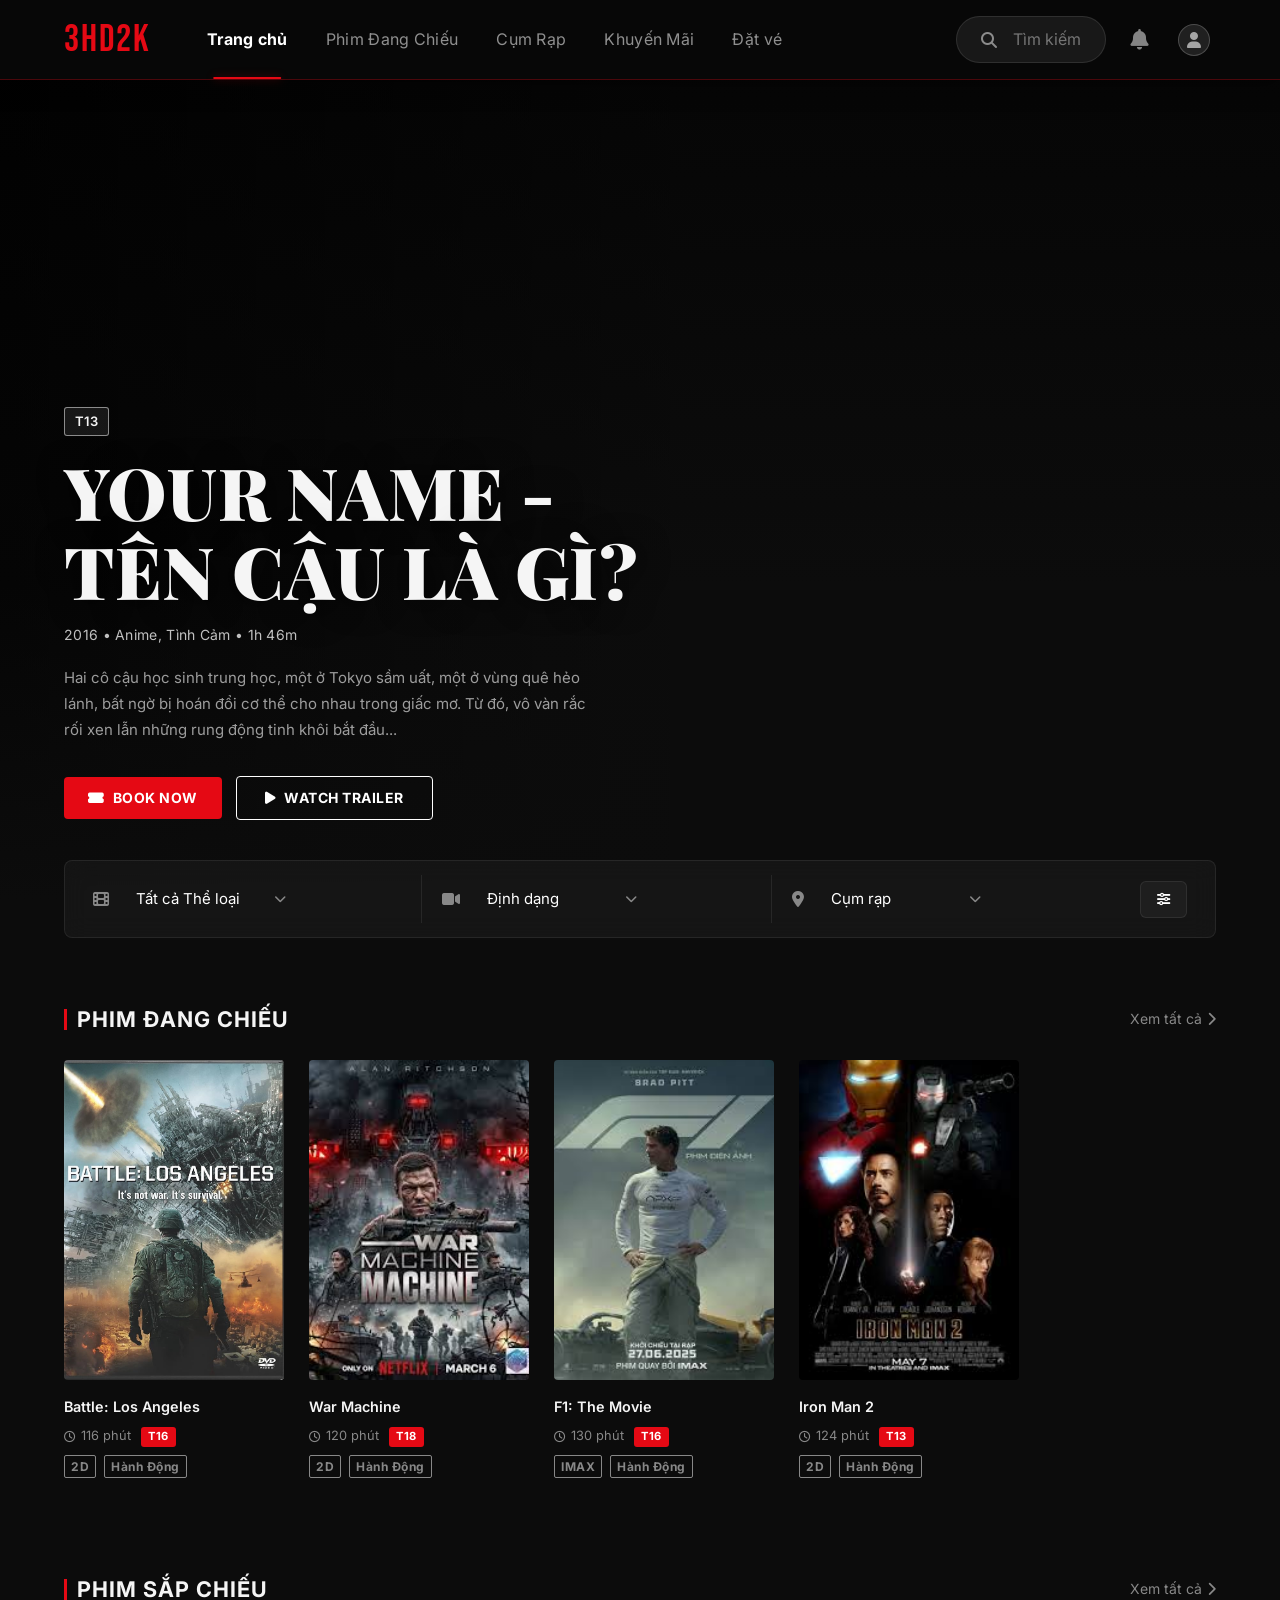
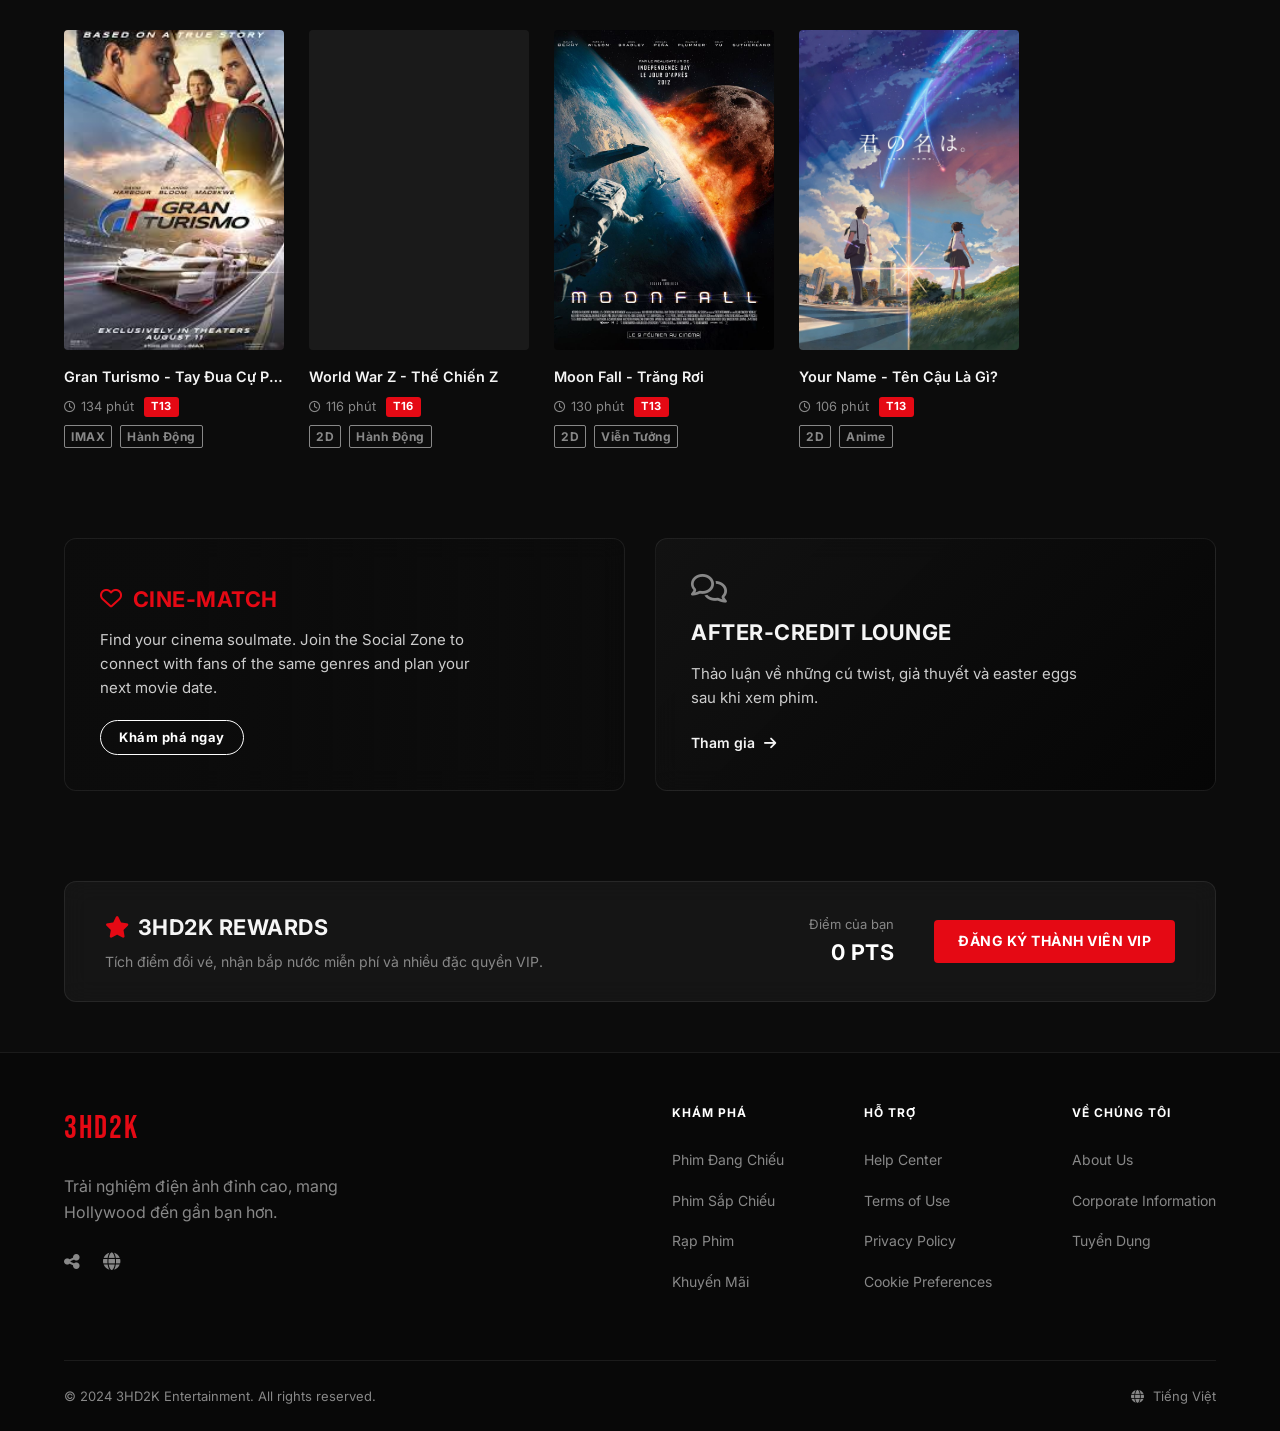
<file: 3HD2K_Fixed_Layout/index.html>
﻿<!DOCTYPE html>
<html lang="vi">
<head>
    <meta charset="UTF-8">
    <meta name="viewport" content="width=device-width, initial-scale=1.0">
    <title>3HD2K - Premium Cinematic Experience</title>
    <link rel="stylesheet" href="assets/css/main.css">
    <link rel="stylesheet" href="assets/css/home.css">
    <!-- Load custom fonts: Bebas Neue for Headings, Inter for Body -->
    <link rel="preconnect" href="https://fonts.googleapis.com">
    <link rel="preconnect" href="https://fonts.gstatic.com" crossorigin>
    <link href="https://fonts.googleapis.com/css2?family=Bebas+Neue&family=Inter:wght@300;400;500;600;700&family=Playfair+Display:wght@700;900&display=swap" rel="stylesheet">
    <!-- FontAwesome for Icons -->
    <link href="https://cdnjs.cloudflare.com/ajax/libs/font-awesome/6.4.0/css/all.min.css" rel="stylesheet">
<link rel="stylesheet" href="assets/css/custom-select.css">
</head>
<body>
    <header class="navbar">
        <div class="nav-left">
            <a href="index.html" class="logo">3HD2K</a>
            <nav class="nav-links">
                <a href="#" class="active">Trang chủ</a>
                <a href="pages/movies.html?tab=now-showing">Phim Đang Chiếu</a>
                <a href="pages/cinemas.html">Cụm Rạp</a>
                <a href="pages/Tai_Khoan/profile.html#offers">Khuyến Mãi</a>
                <a href="#">Đặt vé</a>
            </nav>
        </div>
        <div class="nav-actions">
            <div class="search-pill" id="search-pill">
                <i class="fas fa-search" id="search-icon"></i>
                <input type="text" id="search-input" placeholder="Tìm kiếm phim..." />
                <span id="search-text">Tìm kiếm</span>
            </div>
            <div class="notif-btn" id="notif-btn">
                <i class="fas fa-bell"></i>
                <!-- Dropdown -->
                <div class="notif-dropdown" id="notif-dropdown">
                    <div class="notif-header">
                        <span class="notif-title">Thông báo</span>
                    </div>
                    <div class="notif-empty" style="display: flex; flex-direction: column; align-items: center; padding: 40px 20px; color: rgba(255,255,255,0.5);">
                        <i class="fas fa-user-lock" style="font-size: 3rem; margin-bottom: 15px; color: rgba(255,255,255,0.2);"></i>
                        <p style="margin-bottom: 20px; text-align: center;">Vui lòng đăng nhập để xem thông báo</p>
                        <a href="pages/Dang_Nhap/login.html" class="btn-primary" style="background: var(--primary-red); color: white; padding: 10px 25px; border-radius: 8px; text-decoration: none; font-weight: bold; transition: opacity 0.3s;">Đăng nhập ngay</a>
                    </div>
                </div>
            </div>
            <a href="pages/Dang_Nhap/login.html" class="user-btn" style="text-decoration: none; color: white;">
                <div class="avatar-wrapper" style="background: rgba(255,255,255,0.1); display: flex; align-items: center; justify-content: center; border: 1px solid rgba(255,255,255,0.2);">
                    <i class="fas fa-user" style="color: rgba(255,255,255,0.6); font-size: 1rem;"></i>
                </div>
            </a>
        </div>
    </header>

    <main>
        <!-- HERO SECTION -->
        <section class="hero" id="hero-section">
            <div class="hero-content" id="hero-content" style="transition: opacity 0.5s ease;">
                <span class="age-rating" id="hero-age">T13</span>
                <h1 class="movie-title" id="hero-title">YOUR NAME - TÊN CẬU LÀ GÌ?</h1>
                <p class="movie-meta" id="hero-meta">2016 &bull; Anime, Tình Cảm &bull; 1h 46m</p>
                <p class="movie-desc" id="hero-desc">Hai cô cậu học sinh trung học, một ở Tokyo sầm uất, một ở vùng quê hẻo lánh, bất ngờ bị hoán đổi cơ thể cho nhau trong giấc mơ. Từ đó, vô vàn rắc rối xen lẫn những rung động tinh khôi bắt đầu...</p>
                <div class="hero-buttons">
                    <a href="#" class="btn btn-primary"><i class="fas fa-ticket-alt" style="margin-right: 8px;"></i>BOOK NOW</a>
                    <a href="#" class="btn btn-outline" id="btn-watch-trailer"><i class="fas fa-play" style="margin-right: 8px;"></i>WATCH TRAILER</a>
                </div>
            </div>
        </section>

        <!-- FILTER BAR -->
        <section class="filters-container">
            <div class="filters glass-panel">
                <div class="filter-item">
                    <i class="fas fa-film"></i>
                    <select id="filter-genre">
                        <option value="all">Tất cả Thể loại</option>
                        <option value="Hành Động">Hành Động</option>
                        <option value="Viễn Tưởng">Viễn Tưởng</option>
                        <option value="Kinh Dị">Kinh Dị</option>
                    </select>
                </div>
                <div class="filter-item">
                    <i class="fas fa-video"></i>
                    <select id="filter-format">
                        <option value="all">Định dạng</option>
                        <option value="2D">2D</option>
                        <option value="3D">3D</option>
                        <option value="IMAX">IMAX</option>
                        <option value="4DX">4DX</option>
                    </select>
                </div>
                <div class="filter-item">
                    <i class="fas fa-map-marker-alt"></i>
                    <select id="filter-cinema">
                        <option value="all">Cụm rạp</option>
                        <option value="Q1">3HD2K Quận 1</option>
                        <option value="Q7">3HD2K Quận 7</option>
                    </select>
                </div>
                <button class="filter-btn"><i class="fas fa-sliders-h"></i></button>
            </div>
        </section>

        <!-- NOW SHOWING -->
        <section class="movie-section">
            <div class="section-header">
                <h2>PHIM ĐANG CHIẾU</h2>
                <a href="pages/movies.html?tab=now-showing" class="see-all">Xem tất cả <i class="fas fa-chevron-right"></i></a>
            </div>
            <div class="movie-grid" id="now-showing-grid">
                <div class="movie-card">
                    <a href="pages/movie-detail.html?id=battle-los-angeles" class="poster" style="background-image: url('assets/images/battle_la.jpg')" aria-label="Xem chi tiết Battle Los Angeles">
                        <div class="poster-overlay">
                            <span class="overlay-text">Xem thêm</span>
                            <span class="btn-book">Đặt vé ngay</span>
                        </div>
                    </a>
                    <div class="info">
                        <h3><a href="pages/movie-detail.html?id=battle-los-angeles">Battle: Los Angeles (2011)</a></h3>
                        <div class="movie-meta-row">
                            <span class="duration"><i class="far fa-clock"></i> 116 phút</span>
                            <span class="age-badge">T16</span>
                        </div>
                        <div class="tags"><span class="tag">2D</span></div>
                    </div>
                </div>
                <div class="movie-card">
                    <a href="pages/movie-detail.html?id=war-machine" class="poster" style="background-image: url('assets/images/war_machine.jpg')" aria-label="Xem chi tiết War Machine">
                        <div class="poster-overlay">
                            <span class="overlay-text">Xem thêm</span>
                            <span class="btn-book">Đặt vé ngay</span>
                        </div>
                    </a>
                    <div class="info">
                        <h3><a href="pages/movie-detail.html?id=war-machine">War Machine (2026)</a></h3>
                        <div class="movie-meta-row">
                            <span class="duration"><i class="far fa-clock"></i> 120 phút</span>
                            <span class="age-badge">T18</span>
                        </div>
                        <div class="tags"><span class="tag">2D</span><span class="tag">4DX</span></div>
                    </div>
                </div>
                <div class="movie-card">
                    <a href="pages/movie-detail.html?id=f1-the-movie" class="poster" style="background-image: url('assets/images/f1_movie.jpg')" aria-label="Xem chi tiết F1 The Movie">
                        <div class="poster-overlay">
                            <span class="overlay-text">Xem thêm</span>
                            <span class="btn-book">Đặt vé ngay</span>
                        </div>
                    </a>
                    <div class="info">
                        <h3><a href="pages/movie-detail.html?id=f1-the-movie">F1: The Movie (2025)</a></h3>
                        <div class="movie-meta-row">
                            <span class="duration"><i class="far fa-clock"></i> 130 phút</span>
                            <span class="age-badge">T16</span>
                        </div>
                        <div class="tags"><span class="tag">IMAX</span><span class="tag">2D</span></div>
                    </div>
                </div>
                <div class="movie-card">
                    <a href="pages/movie-detail.html?id=iron-man-2" class="poster" style="background-image: url('assets/images/iron_man2.jpg')" aria-label="Xem chi tiết Iron Man 2">
                        <div class="poster-overlay">
                            <span class="overlay-text">Xem thêm</span>
                            <span class="btn-book">Đặt vé ngay</span>
                        </div>
                    </a>
                    <div class="info">
                        <h3><a href="pages/movie-detail.html?id=iron-man-2">Iron Man 2</a></h3>
                        <div class="movie-meta-row">
                            <span class="duration"><i class="far fa-clock"></i> 124 phút</span>
                            <span class="age-badge">T13</span>
                        </div>
                        <div class="tags"><span class="tag">2D</span><span class="tag">IMAX</span></div>
                    </div>
                </div>
            </div>
        </section>

        <!-- COMING SOON -->
        <section class="movie-section">
            <div class="section-header">
                <h2>PHIM SẮP CHIẾU</h2>
                <a href="pages/movies.html?tab=coming-soon" class="see-all">Xem tất cả <i class="fas fa-chevron-right"></i></a>
            </div>
            <div class="movie-grid">
                <div class="movie-card" onclick="window.location.href='pages/movie-detail.html?id=gran-turismo'" style="cursor:pointer;">
                    <a href="pages/movie-detail.html?id=gran-turismo" class="poster" style="background-image: url('assets/images/Gran_Turismo.jpg')" aria-label="Xem chi tiết Gran Turismo">
                        <div class="poster-overlay">
                            <span class="overlay-text">Xem thêm</span>
                            <span class="btn-book">Đặt trước vé</span>
                        </div>
                    </a>
                    <div class="info">
                        <h3><a href="pages/movie-detail.html?id=gran-turismo">Gran Turismo - Tay Đua Cự Phách</a></h3>
                        <div class="movie-meta-row">
                            <span class="duration"><i class="far fa-clock"></i> 134 phút</span>
                            <span class="age-badge">T13</span>
                        </div>
                        <div class="tags"><span class="tag">IMAX</span><span class="tag">Hành Động</span></div>
                    </div>
                </div>
                <div class="movie-card" onclick="window.location.href='pages/movie-detail.html?id=world-war-z'" style="cursor:pointer;">
                    <a href="pages/movie-detail.html?id=world-war-z" class="poster" style="background-image: url('https://m.media-amazon.com/images/M/MV5BODg3ZTM2YWQtZDE5Ny00NGNiLTkzYjgtYWVlYjNkOTg5NDI1XkEyXkFqcGc@.jpg')" aria-label="Xem chi tiết World War Z">
                        <div class="poster-overlay">
                            <span class="overlay-text">Xem thêm</span>
                            <span class="btn-book">Đặt trước vé</span>
                        </div>
                    </a>
                    <div class="info">
                        <h3><a href="pages/movie-detail.html?id=world-war-z">World War Z - Thế Chiến Z</a></h3>
                        <div class="movie-meta-row">
                            <span class="duration"><i class="far fa-clock"></i> 116 phút</span>
                            <span class="age-badge">T16</span>
                        </div>
                        <div class="tags"><span class="tag">2D</span><span class="tag">Hành Động</span></div>
                    </div>
                </div>
                <div class="movie-card" onclick="window.location.href='pages/movie-detail.html?id=moon-fall'" style="cursor:pointer;">
                    <a href="pages/movie-detail.html?id=moon-fall" class="poster" style="background-image: url('assets/images/Moon_Fall.jpg')" aria-label="Xem chi tiết Moon Fall">
                        <div class="poster-overlay">
                            <span class="overlay-text">Xem thêm</span>
                            <span class="btn-book">Đặt trước vé</span>
                        </div>
                    </a>
                    <div class="info">
                        <h3><a href="pages/movie-detail.html?id=moon-fall">Moon Fall - Trăng Rơi</a></h3>
                        <div class="movie-meta-row">
                            <span class="duration"><i class="far fa-clock"></i> 130 phút</span>
                            <span class="age-badge">T13</span>
                        </div>
                        <div class="tags"><span class="tag">2D</span><span class="tag">Viễn Tưởng</span></div>
                    </div>
                </div>
                <div class="movie-card" onclick="window.location.href='pages/movie-detail.html?id=your-name'" style="cursor:pointer;">
                    <a href="pages/movie-detail.html?id=your-name" class="poster" style="background-image: url('assets/images/Kimi-no-Na-wa.-Visual.jpg')" aria-label="Xem chi tiết Your Name">
                        <div class="poster-overlay">
                            <span class="overlay-text">Xem thêm</span>
                            <span class="btn-book">Đặt trước vé</span>
                        </div>
                    </a>
                    <div class="info">
                        <h3><a href="pages/movie-detail.html?id=your-name">Your Name - Tên Cậu Là Gì?</a></h3>
                        <div class="movie-meta-row">
                            <span class="duration"><i class="far fa-clock"></i> 106 phút</span>
                            <span class="age-badge">T13</span>
                        </div>
                        <div class="tags"><span class="tag">2D</span><span class="tag">Anime</span></div>
                    </div>
                </div>
            </div>
        </section>

        <!-- FEATURE ZONES -->
        <section class="features-section">
            <!-- Cine-Match -->
            <div class="feature-card cinematch glass-panel">
                <div class="feature-content">
                    <h2 class="feature-title"><i class="far fa-heart"></i> CINE-MATCH</h2>
                    <p>Find your cinema soulmate. Join the Social Zone to connect with fans of the same genres and plan your next movie date.</p>
                    <a href="#" class="btn btn-outline-small">Khám phá ngay</a>
                </div>
            </div>
            <!-- After-Credit Lounge -->
            <div class="feature-card aftercredit glass-panel">
                <div class="feature-content">
                    <i class="far fa-comments feature-icon"></i>
                    <h2 class="feature-title">AFTER-CREDIT LOUNGE</h2>
                    <p>Thảo luận về những cú twist, giả thuyết và easter eggs sau khi xem phim.</p>
                    <a href="#" class="link-text">Tham gia <i class="fas fa-arrow-right" style="margin-left: 5px;"></i></a>
                </div>
            </div>
        </section>

        <!-- REWARDS -->
        <section class="rewards-section glass-panel">
            <div class="rewards-info">
                <h2 class="rewards-title"><i class="fas fa-star" style="color:var(--primary-red); margin-right: 8px;"></i>3HD2K REWARDS</h2>
                <p>Tích điểm đổi vé, nhận bắp nước miễn phí và nhiều đặc quyền VIP.</p>
            </div>
            <div class="rewards-action">
                <div class="points">Điểm của bạn<br><strong>0 PTS</strong></div>
                <a href="#" class="btn btn-primary">ĐĂNG KÝ THÀNH VIÊN VIP</a>
            </div>
        </section>
    </main>

    <!-- FOOTER -->
    <footer>
        <div class="footer-content">
            <div class="footer-brand">
                <h2 class="logo">3HD2K</h2>
                <p>Trải nghiệm điện ảnh đỉnh cao, mang Hollywood đến gần bạn hơn.</p>
                <div class="social-icons">
                    <i class="fas fa-share-alt"></i>
                    <i class="fas fa-globe"></i>
                </div>
            </div>
            <div class="footer-links">
                <div class="link-column">
                    <h4>KHÁM PHÁ</h4>
                    <ul>
                        <li><a href="pages/movies.html?tab=now-showing">Phim Đang Chiếu</a></li>
                        <li><a href="#">Phim Sắp Chiếu</a></li>
                        <li><a href="#">Rạp Phim</a></li>
                        <li><a href="pages/Tai_Khoan/profile.html#offers">Khuyến Mãi</a></li>
                    </ul>
                </div>
                <div class="link-column">
                    <h4>HỖ TRỢ</h4>
                    <ul>
                        <li><a href="#">Help Center</a></li>
                        <li><a href="#">Terms of Use</a></li>
                        <li><a href="#">Privacy Policy</a></li>
                        <li><a href="#">Cookie Preferences</a></li>
                    </ul>
                </div>
                <div class="link-column">
                    <h4>VỀ CHÚNG TÔI</h4>
                    <ul>
                        <li><a href="#">About Us</a></li>
                        <li><a href="#">Corporate Information</a></li>
                        <li><a href="#">Tuyển Dụng</a></li>
                    </ul>
                </div>
            </div>
        </div>
        <div class="footer-bottom">
            <p>&copy; 2024 3HD2K Entertainment. All rights reserved.</p>
            <p><i class="fas fa-globe" style="margin-right: 5px;"></i> Tiếng Việt</p>
        </div>
    </footer>

    <!-- TRAILER MODAL -->
    <div id="trailer-modal" class="modal">
        <div class="modal-content">
            <span class="close-btn" id="close-modal">&times;</span>
            <div class="video-container">
                <iframe id="trailer-video" src="" title="YouTube video player" frameborder="0"
                    allow="accelerometer; autoplay; clipboard-write; encrypted-media; gyroscope; picture-in-picture"
                    allowfullscreen></iframe>
                <!-- Fallback khi YouTube block embed -->
                <div id="trailer-fallback" style="display:none; position:absolute; inset:0; background:#0a0a0a; display:none; flex-direction:column; align-items:center; justify-content:center; gap:20px; border-radius:8px;">
                    <div style="font-size:3rem;">&#9654;</div>
                    <p style="color:rgba(255,255,255,0.7); font-family:'Inter',sans-serif; font-size:0.95rem; text-align:center; max-width:300px; line-height:1.6;">Video kh&#244;ng th&#7875; ph&#225;t tr&#7921;c ti&#7871;p.<br>Xem trailer tr&#234;n YouTube:</p>
                    <a id="trailer-yt-link" href="#" target="_blank" rel="noopener"
                        style="display:inline-flex; align-items:center; gap:10px; background:#e50914; color:#fff; padding:12px 28px; border-radius:6px; font-family:'Inter',sans-serif; font-weight:600; font-size:0.95rem; text-decoration:none; transition:background 0.2s;">
                        <svg width="20" height="20" viewBox="0 0 24 24" fill="white"><path d="M19.615 3.184c-3.604-.246-11.631-.245-15.23 0-3.897.266-4.356 2.62-4.385 8.816.029 6.185.484 8.549 4.385 8.816 3.6.245 11.626.246 15.23 0 3.897-.266 4.356-2.62 4.385-8.816-.029-6.185-.484-8.549-4.385-8.816zm-10.615 12.816v-8l8 3.993-8 4.007z"/></svg>
                        Xem tr&#234;n YouTube
                    </a>
                </div>
            </div>
        </div>
    </div>

    <script src="assets/js/data.js"></script>
    <script src="assets/js/main.js"></script>
    <script src="assets/js/home.js"></script>
<script src="assets/js/custom-select.js"></script>
</body>
</html>
</file>
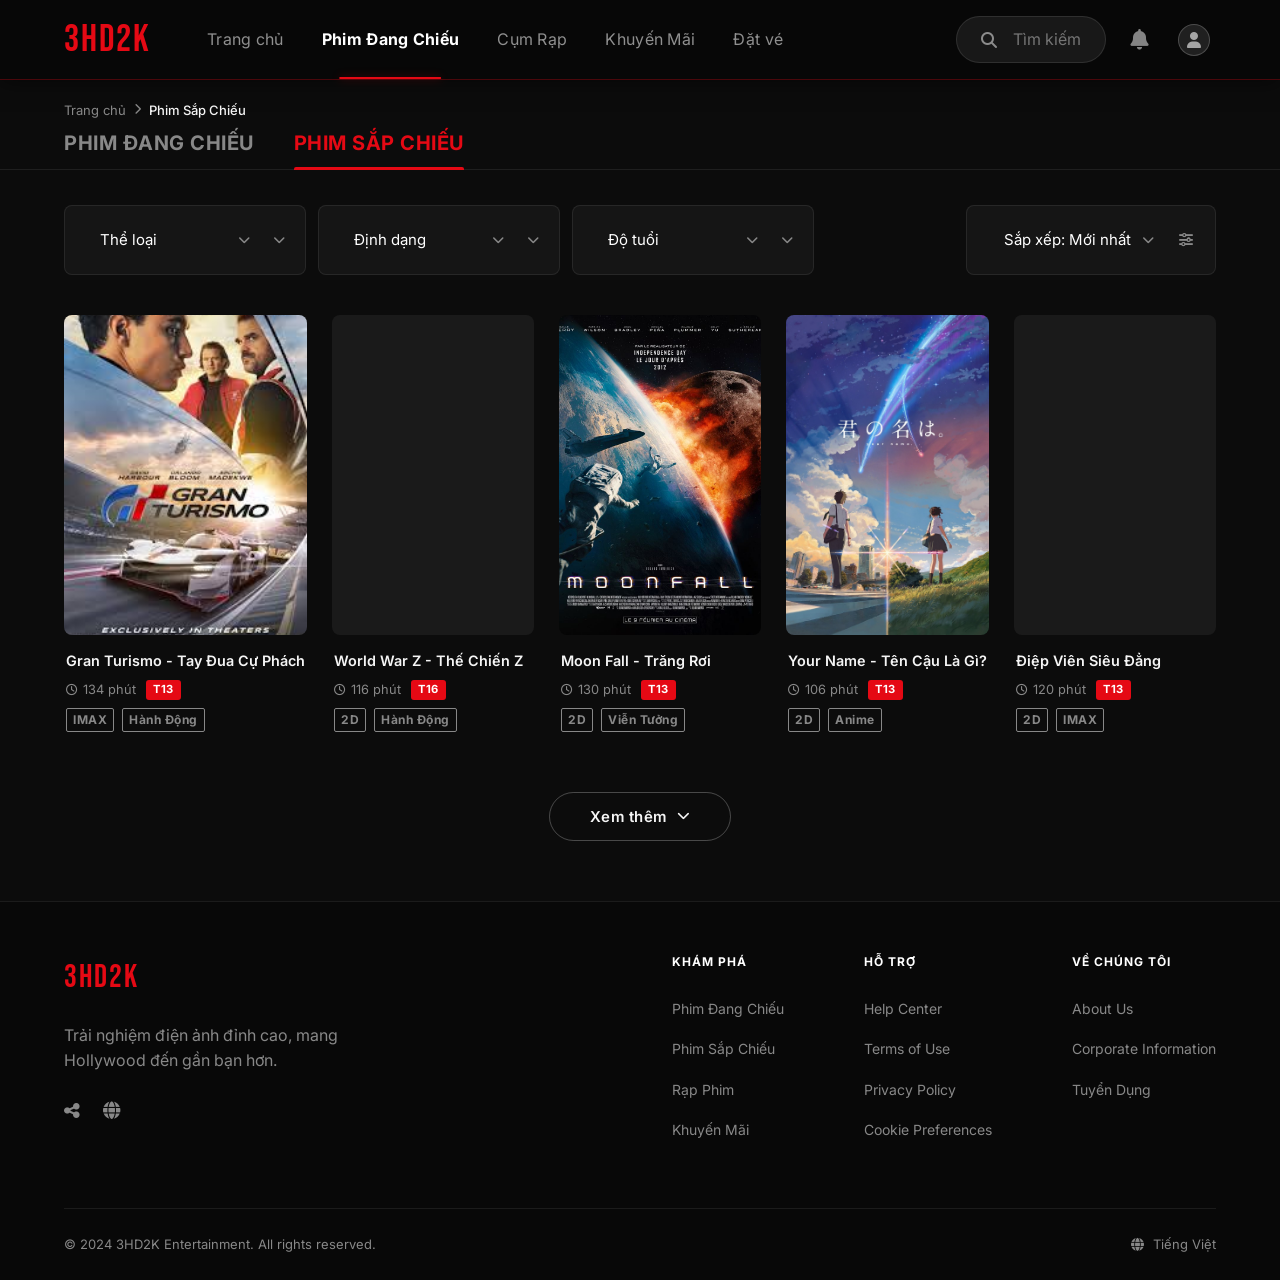
<file: 3HD2K_Fixed_Layout/pages/movies.html>
﻿<!DOCTYPE html>
<html lang="vi">
<head>
    <meta charset="UTF-8">
    <meta name="viewport" content="width=device-width, initial-scale=1.0">
    <title>3HD2K - Danh sách phim</title>
    <link rel="stylesheet" href="../assets/css/main.css">
    <link rel="stylesheet" href="../assets/css/movies.css">
    <!-- Load custom fonts -->
    <link rel="preconnect" href="https://fonts.googleapis.com">
    <link rel="preconnect" href="https://fonts.gstatic.com" crossorigin>
    <link href="https://fonts.googleapis.com/css2?family=Bebas+Neue&family=Inter:wght@300;400;500;600;700&display=swap" rel="stylesheet">
    <!-- FontAwesome for Icons -->
    <link href="https://cdnjs.cloudflare.com/ajax/libs/font-awesome/6.4.0/css/all.min.css" rel="stylesheet">
<link rel="stylesheet" href="../assets/css/custom-select.css">
</head>
<body>
    <!-- NAVBAR (giống trang chủ) -->
    <header class="navbar">
        <div class="nav-left">
            <a href="../index.html" class="logo">3HD2K</a>
            <nav class="nav-links">
                <a href="../index.html">Trang chủ</a>
                <a href="movies.html?tab=now-showing" class="active">Phim Đang Chiếu</a>
                <a href="cinemas.html">Cụm Rạp</a>
                <a href="Tai_Khoan/profile.html#offers">Khuyến Mãi</a>
                <a href="#">Đặt vé</a>
            </nav>
        </div>
        <div class="nav-actions">
            <div class="search-pill" id="search-pill">
                <i class="fas fa-search" id="search-icon"></i>
                <input type="text" id="search-input" placeholder="Tìm kiếm phim..." />
                <span id="search-text">Tìm kiếm</span>
            </div>
            <div class="notif-btn" id="notif-btn">
                <i class="fas fa-bell"></i>
                <!-- Dropdown -->
                <div class="notif-dropdown" id="notif-dropdown">
                    <div class="notif-header">
                        <span class="notif-title">Thông báo</span>
                    </div>
                    <div class="notif-empty" style="display: flex; flex-direction: column; align-items: center; padding: 40px 20px; color: rgba(255,255,255,0.5);">
                        <i class="fas fa-user-lock" style="font-size: 3rem; margin-bottom: 15px; color: rgba(255,255,255,0.2);"></i>
                        <p style="margin-bottom: 20px; text-align: center;">Vui lòng đăng nhập để xem thông báo</p>
                        <a href="Dang_Nhap/login.html" class="btn-primary" style="background: var(--primary-red); color: white; padding: 10px 25px; border-radius: 8px; text-decoration: none; font-weight: bold; transition: opacity 0.3s;">Đăng nhập ngay</a>
                    </div>
                </div>
            </div>
            <a href="Dang_Nhap/login.html" class="user-btn" style="text-decoration: none; color: white;">
                <div class="avatar-wrapper" style="background: rgba(255,255,255,0.1); display: flex; align-items: center; justify-content: center; border: 1px solid rgba(255,255,255,0.2);">
                    <i class="fas fa-user" style="color: rgba(255,255,255,0.6); font-size: 1rem;"></i>
                </div>
            </a>
        </div>
    </header>

    <main class="movies-page">
        <!-- BREADCRUMB -->
        <div class="breadcrumb">
            <a href="../index.html">Trang chủ</a>
            <span class="separator"><i class="fas fa-chevron-right"></i></span>
            <span class="current" id="breadcrumb-current">Phim Sắp Chiếu</span>
        </div>

        <!-- TABS -->
        <div class="page-tabs">
            <button class="tab" id="tab-now-showing" data-tab="now-showing">Phim Đang Chiếu</button>
            <button class="tab active" id="tab-coming-soon" data-tab="coming-soon">Phim Sắp Chiếu</button>
        </div>

        <!-- FILTER BAR -->
        <div class="movies-filters">
            <div class="filter-pills">
                <div class="filter-pill">
                    <select id="movies-filter-genre">
                        <option value="all">Thể loại</option>
                        <option value="Hành Động">Hành Động</option>
                        <option value="Viễn Tưởng">Viễn Tưởng</option>
                        <option value="Kinh Dị">Kinh Dị</option>
                        <option value="Tình Cảm">Tình Cảm</option>
                        <option value="Anime">Anime</option>
                        <option value="Hoạt Hình">Hoạt Hình</option>
                        <option value="Phiêu Lưu">Phiêu Lưu</option>
                        <option value="Hài">Hài</option>
                    </select>
                    <i class="fas fa-chevron-down"></i>
                </div>
                <div class="filter-pill">
                    <select id="movies-filter-format">
                        <option value="all">Định dạng</option>
                        <option value="2D">2D</option>
                        <option value="3D">3D</option>
                        <option value="IMAX">IMAX</option>
                        <option value="4DX">4DX</option>
                    </select>
                    <i class="fas fa-chevron-down"></i>
                </div>
                <div class="filter-pill">
                    <select id="movies-filter-age">
                        <option value="all">Độ tuổi</option>
                        <option value="P">P - Phổ thông</option>
                        <option value="T13">T13</option>
                        <option value="T16">T16</option>
                        <option value="T18">T18</option>
                        <option value="C18">C18</option>
                    </select>
                    <i class="fas fa-chevron-down"></i>
                </div>
            </div>
            <div class="sort-pill">
                <select id="movies-sort">
                    <option value="newest">Sắp xếp: Mới nhất</option>
                    <option value="name-az">Tên: A → Z</option>
                    <option value="name-za">Tên: Z → A</option>
                    <option value="duration">Thời lượng</option>
                </select>
                <i class="fas fa-sliders-h"></i>
            </div>
        </div>

        <!-- MOVIE GRID -->
        <div class="movies-grid-container">
            <div class="movies-grid" id="movies-grid">
                <!-- Rendered by JS -->
            </div>
        </div>

        <!-- LOAD MORE -->
        <div class="load-more-container" id="load-more-container">
            <button class="btn-load-more" id="btn-load-more">
                Xem thêm <i class="fas fa-chevron-down"></i>
            </button>
        </div>
    </main>

    <!-- FOOTER (giống trang chủ) -->
    <footer>
        <div class="footer-content">
            <div class="footer-brand">
                <h2 class="logo">3HD2K</h2>
                <p>Trải nghiệm điện ảnh đỉnh cao, mang Hollywood đến gần bạn hơn.</p>
                <div class="social-icons">
                    <i class="fas fa-share-alt"></i>
                    <i class="fas fa-globe"></i>
                </div>
            </div>
            <div class="footer-links">
                <div class="link-column">
                    <h4>KHÁM PHÁ</h4>
                    <ul>
                        <li><a href="movies.html?tab=now-showing">Phim Đang Chiếu</a></li>
                        <li><a href="#">Phim Sắp Chiếu</a></li>
                        <li><a href="#">Rạp Phim</a></li>
                        <li><a href="Tai_Khoan/profile.html#offers">Khuyến Mãi</a></li>
                    </ul>
                </div>
                <div class="link-column">
                    <h4>HỖ TRỢ</h4>
                    <ul>
                        <li><a href="#">Help Center</a></li>
                        <li><a href="#">Terms of Use</a></li>
                        <li><a href="#">Privacy Policy</a></li>
                        <li><a href="#">Cookie Preferences</a></li>
                    </ul>
                </div>
                <div class="link-column">
                    <h4>VỀ CHÚNG TÔI</h4>
                    <ul>
                        <li><a href="#">About Us</a></li>
                        <li><a href="#">Corporate Information</a></li>
                        <li><a href="#">Tuyển Dụng</a></li>
                    </ul>
                </div>
            </div>
        </div>
        <div class="footer-bottom">
            <p>&copy; 2024 3HD2K Entertainment. All rights reserved.</p>
            <p><i class="fas fa-globe" style="margin-right: 5px;"></i> Tiếng Việt</p>
        </div>
    </footer>

    <script src="../assets/js/data.js"></script>
    <script src="../assets/js/main.js"></script>
    <script src="../assets/js/movies.js"></script>
<script src="../assets/js/custom-select.js"></script>
</body>
</html>
</file>
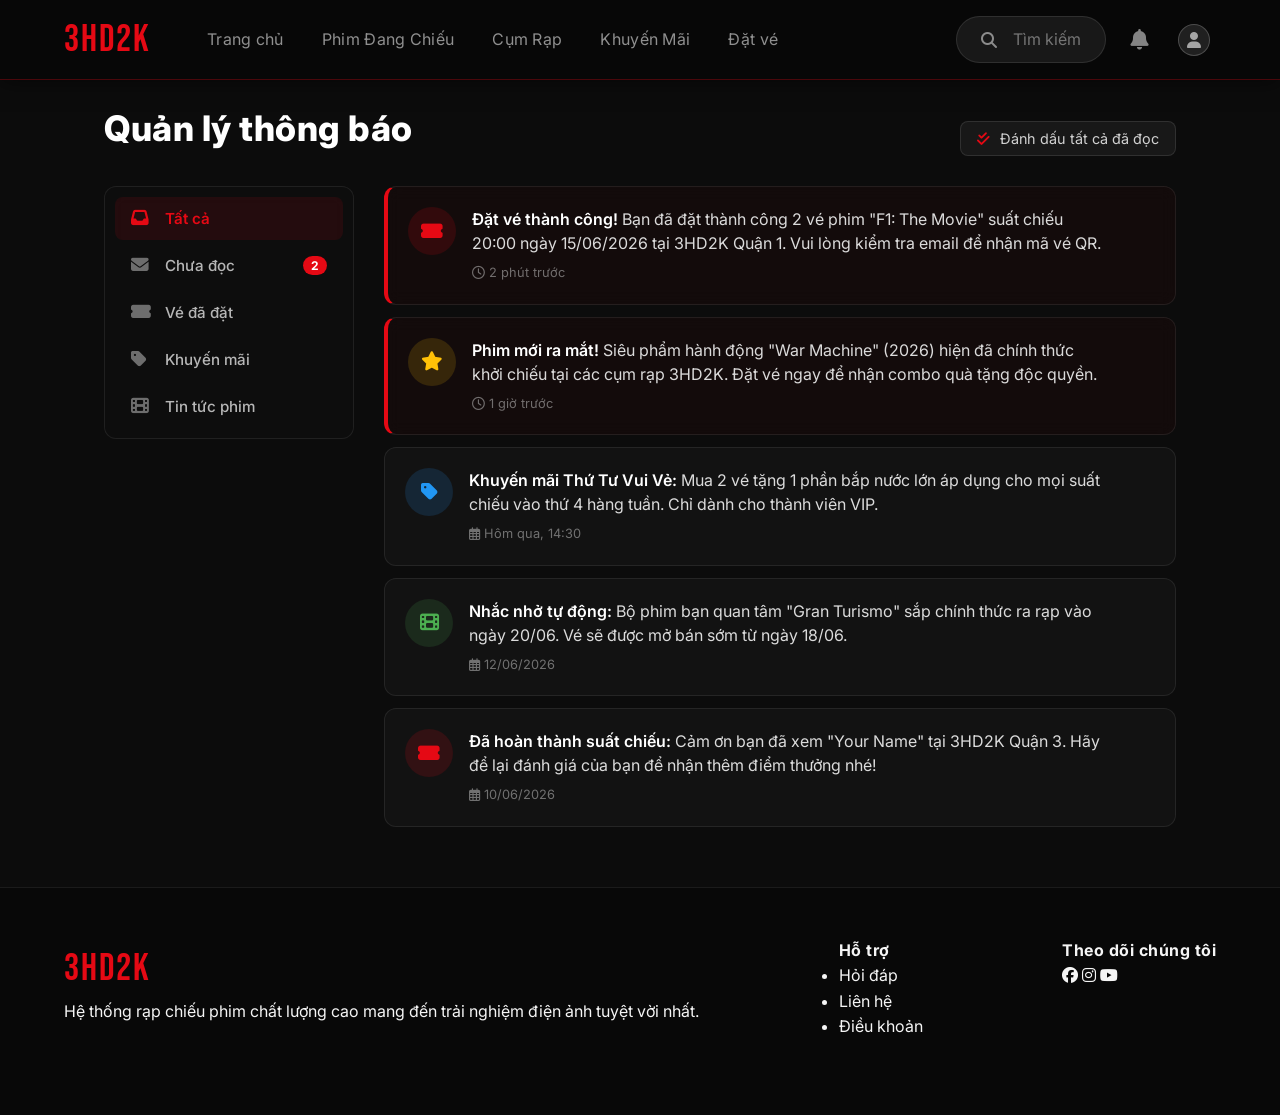
<file: 3HD2K_Fixed_Layout/pages/notifications.html>
﻿<!DOCTYPE html>
<html lang="vi">
<head>
    <meta charset="UTF-8">
    <meta name="viewport" content="width=device-width, initial-scale=1.0">
    <title>3HD2K - Quản lý thông báo</title>
    <link rel="stylesheet" href="../assets/css/main.css">
    <link rel="stylesheet" href="../assets/css/notifications.css">
    <!-- Load custom fonts -->
    <link rel="preconnect" href="https://fonts.googleapis.com">
    <link rel="preconnect" href="https://fonts.gstatic.com" crossorigin>
    <link href="https://fonts.googleapis.com/css2?family=Be+Vietnam+Pro:wght@600;700;800;900&family=Bebas+Neue&family=Inter:wght@300;400;500;600;700&family=Playfair+Display:wght@700;900&display=swap" rel="stylesheet">
    <!-- FontAwesome for Icons -->
    <link href="https://cdnjs.cloudflare.com/ajax/libs/font-awesome/6.4.0/css/all.min.css" rel="stylesheet">
<link rel="stylesheet" href="../assets/css/custom-select.css">
</head>
<body>
    <!-- NAVBAR -->
    <header class="navbar">
        <div class="nav-left">
            <a href="../index.html" class="logo">3HD2K</a>
            <nav class="nav-links">
                <a href="../index.html">Trang chủ</a>
                <a href="movies.html?tab=now-showing">Phim Đang Chiếu</a>
                <a href="cinemas.html">Cụm Rạp</a>
                <a href="Tai_Khoan/profile.html#offers">Khuyến Mãi</a>
                <a href="#">Đặt vé</a>
            </nav>
        </div>
        <div class="nav-actions">
            <div class="search-pill" id="search-pill">
                <i class="fas fa-search" id="search-icon"></i>
                <input type="text" id="search-input" placeholder="Tìm kiếm phim..." />
                <span id="search-text">Tìm kiếm</span>
            </div>
            <div class="notif-btn" id="notif-btn">
                <i class="fas fa-bell"></i>
                <!-- Dropdown -->
                <div class="notif-dropdown" id="notif-dropdown">
                    <div class="notif-header">
                        <span class="notif-title">Thông báo</span>
                    </div>
                    <div class="notif-empty" style="display: flex; flex-direction: column; align-items: center; padding: 40px 20px; color: rgba(255,255,255,0.5);">
                        <i class="fas fa-user-lock" style="font-size: 3rem; margin-bottom: 15px; color: rgba(255,255,255,0.2);"></i>
                        <p style="margin-bottom: 20px; text-align: center;">Vui lòng đăng nhập để xem thông báo</p>
                        <a href="Dang_Nhap/login.html" class="btn-primary" style="background: var(--primary-red); color: white; padding: 10px 25px; border-radius: 8px; text-decoration: none; font-weight: bold; transition: opacity 0.3s;">Đăng nhập ngay</a>
                    </div>
                </div>
            </div>
            <a href="Dang_Nhap/login.html" class="user-btn" style="text-decoration: none; color: white;">
                <div class="avatar-wrapper" style="background: rgba(255,255,255,0.1); display: flex; align-items: center; justify-content: center; border: 1px solid rgba(255,255,255,0.2);">
                    <i class="fas fa-user" style="color: rgba(255,255,255,0.6); font-size: 1rem;"></i>
                </div>
            </a>
        </div>
    </header>

    <main class="notif-page">
        <div class="notif-container">
            <div class="notif-page-header">
                <h1 class="notif-page-title">Quản lý thông báo</h1>
                <div class="notif-page-actions">
                    <button id="notif-page-mark-all"><i class="fas fa-check-double"></i> Đánh dấu tất cả đã đọc</button>
                </div>
            </div>

            <div class="notif-layout">
                <!-- Sidebar -->
                <aside class="notif-sidebar">
                    <button class="notif-filter-btn active" data-filter="all">
                        <span><i class="fas fa-inbox"></i> Tất cả</span>
                    </button>
                    <button class="notif-filter-btn" data-filter="unread">
                        <span><i class="fas fa-envelope"></i> Chưa đọc</span>
                        <span class="badge">2</span>
                    </button>
                    <button class="notif-filter-btn" data-filter="booking">
                        <span><i class="fas fa-ticket-alt"></i> Vé đã đặt</span>
                    </button>
                    <button class="notif-filter-btn" data-filter="promo">
                        <span><i class="fas fa-tag"></i> Khuyến mãi</span>
                    </button>
                    <button class="notif-filter-btn" data-filter="movie">
                        <span><i class="fas fa-film"></i> Tin tức phim</span>
                    </button>
                </aside>

                <!-- Main Feed -->
                <div class="notif-feed">
                    <div class="notif-empty" id="notif-empty">
                        <i class="far fa-bell-slash"></i>
                        <p>Không có thông báo nào ở đây.</p>
                    </div>

                    <div class="notif-card unread" data-category="booking">
                        <div class="notif-card-icon red"><i class="fas fa-ticket-alt"></i></div>
                        <div class="notif-card-content">
                            <p class="notif-card-text"><strong>Đặt vé thành công!</strong> Bạn đã đặt thành công 2 vé phim "F1: The Movie" suất chiếu 20:00 ngày 15/06/2026 tại 3HD2K Quận 1. Vui lòng kiểm tra email để nhận mã vé QR.</p>
                            <div class="notif-card-meta">
                                <span class="notif-card-time"><i class="far fa-clock"></i> 2 phút trước</span>
                            </div>
                        </div>
                        <div class="notif-card-actions">
                            <button class="notif-btn-delete" title="Xóa thông báo"><i class="fas fa-trash-alt"></i></button>
                        </div>
                    </div>

                    <div class="notif-card unread" data-category="movie">
                        <div class="notif-card-icon yellow"><i class="fas fa-star"></i></div>
                        <div class="notif-card-content">
                            <p class="notif-card-text"><strong>Phim mới ra mắt!</strong> Siêu phẩm hành động "War Machine" (2026) hiện đã chính thức khởi chiếu tại các cụm rạp 3HD2K. Đặt vé ngay để nhận combo quà tặng độc quyền.</p>
                            <div class="notif-card-meta">
                                <span class="notif-card-time"><i class="far fa-clock"></i> 1 giờ trước</span>
                            </div>
                        </div>
                        <div class="notif-card-actions">
                            <button class="notif-btn-delete" title="Xóa thông báo"><i class="fas fa-trash-alt"></i></button>
                        </div>
                    </div>

                    <div class="notif-card" data-category="promo">
                        <div class="notif-card-icon blue"><i class="fas fa-tag"></i></div>
                        <div class="notif-card-content">
                            <p class="notif-card-text"><strong>Khuyến mãi Thứ Tư Vui Vẻ:</strong> Mua 2 vé tặng 1 phần bắp nước lớn áp dụng cho mọi suất chiếu vào thứ 4 hàng tuần. Chỉ dành cho thành viên VIP.</p>
                            <div class="notif-card-meta">
                                <span class="notif-card-time"><i class="far fa-calendar-alt"></i> Hôm qua, 14:30</span>
                            </div>
                        </div>
                        <div class="notif-card-actions">
                            <button class="notif-btn-delete" title="Xóa thông báo"><i class="fas fa-trash-alt"></i></button>
                        </div>
                    </div>

                    <div class="notif-card" data-category="movie">
                        <div class="notif-card-icon green"><i class="fas fa-film"></i></div>
                        <div class="notif-card-content">
                            <p class="notif-card-text"><strong>Nhắc nhở tự động:</strong> Bộ phim bạn quan tâm "Gran Turismo" sắp chính thức ra rạp vào ngày 20/06. Vé sẽ được mở bán sớm từ ngày 18/06.</p>
                            <div class="notif-card-meta">
                                <span class="notif-card-time"><i class="far fa-calendar-alt"></i> 12/06/2026</span>
                            </div>
                        </div>
                        <div class="notif-card-actions">
                            <button class="notif-btn-delete" title="Xóa thông báo"><i class="fas fa-trash-alt"></i></button>
                        </div>
                    </div>
                    
                    <div class="notif-card" data-category="booking">
                        <div class="notif-card-icon red"><i class="fas fa-ticket-alt"></i></div>
                        <div class="notif-card-content">
                            <p class="notif-card-text"><strong>Đã hoàn thành suất chiếu:</strong> Cảm ơn bạn đã xem "Your Name" tại 3HD2K Quận 3. Hãy để lại đánh giá của bạn để nhận thêm điểm thưởng nhé!</p>
                            <div class="notif-card-meta">
                                <span class="notif-card-time"><i class="far fa-calendar-alt"></i> 10/06/2026</span>
                            </div>
                        </div>
                        <div class="notif-card-actions">
                            <button class="notif-btn-delete" title="Xóa thông báo"><i class="fas fa-trash-alt"></i></button>
                        </div>
                    </div>
                </div>
            </div>
        </div>
    </main>

    <!-- FOOTER -->
    <footer>
        <div class="footer-content">
            <div class="footer-col">
                <div class="logo">3HD2K</div>
                <p>Hệ thống rạp chiếu phim chất lượng cao mang đến trải nghiệm điện ảnh tuyệt vời nhất.</p>
            </div>
            <div class="footer-col">
                <h4>Hỗ trợ</h4>
                <ul>
                    <li><a href="#">Hỏi đáp</a></li>
                    <li><a href="#">Liên hệ</a></li>
                    <li><a href="#">Điều khoản</a></li>
                </ul>
            </div>
            <div class="footer-col">
                <h4>Theo dõi chúng tôi</h4>
                <div class="social-links">
                    <a href="#"><i class="fab fa-facebook"></i></a>
                    <a href="#"><i class="fab fa-instagram"></i></a>
                    <a href="#"><i class="fab fa-youtube"></i></a>
                </div>
            </div>
        </div>
    </footer>

    <!-- Scripts -->
    <script src="../assets/js/main.js"></script>
    <script src="../assets/js/notifications.js"></script>
<script src="../assets/js/custom-select.js"></script>
</body>
</html>
</file>
<file: 3HD2K_Fixed_Layout/assets/css/main.css>
/* 3HD2K Stylesheet
  Theme: Cinematic Noir, High Contrast, Glassmorphism
*/

:root {
    --primary-red: #E50914;
    --bg-color: #0c0c0c;
    --bg-elevated: #1a1a1a;
    --text-main: #f5f5f5;
    --text-muted: #888888;
    --glass-bg: rgba(255, 255, 255, 0.04);
    --glass-border: rgba(255, 255, 255, 0.08);
    --page-padding: max(5%, calc((100% - 1200px) / 2));
}

* {
    box-sizing: border-box;
    margin: 0;
    padding: 0;
}

body {
    /* Using Inter for a clean, modern UI feel */
    font-family: 'Inter', sans-serif;
    font-size: 16px;
    background-color: var(--bg-color);
    color: var(--text-main);
    line-height: 1.6;
    overflow-x: hidden;
    -webkit-font-smoothing: antialiased;
    -moz-osx-font-smoothing: grayscale;
}

/* Headings & Brand Typography */
h1, h2, h3, h4, .btn, .tag {
    font-family: 'Inter', sans-serif;
    font-weight: 700;
    letter-spacing: 0.5px;
}

.logo {
    font-family: 'Bebas Neue', sans-serif;
    letter-spacing: 2px;
    font-weight: normal;
}

a {
    color: var(--text-main);
    text-decoration: none;
    transition: color 0.3s ease;
}

a:hover {
    color: var(--primary-red);
}

/* UI Components */
.glass-panel {
    background: var(--glass-bg);
    border: 1px solid var(--glass-border);
    backdrop-filter: blur(12px);
    -webkit-backdrop-filter: blur(12px);
    border-radius: 8px;
}

.btn {
    display: inline-block;
    padding: 10px 24px;
    border-radius: 4px;
    text-align: center;
    cursor: pointer;
    font-size: 0.875rem;
    transition: all 0.3s ease;
}

.btn-primary {
    background-color: var(--primary-red);
    color: white;
    border: none;
}

.btn-primary:hover {
    background-color: #c40610;
    transform: translateY(-1px);
}

.btn-outline {
    background: transparent;
    border: 1px solid white;
    color: white;
    padding: 10px 28px;
    font-size: 0.875rem;
}

.btn-outline:hover {
    background: white;
    color: var(--bg-color);
}

.btn-outline-small {
    background: transparent;
    border: 1px solid white;
    color: white;
    padding: 6px 18px;
    font-size: 0.8125rem;
    border-radius: 20px;
}

.btn-outline-small:hover {
    background: white;
    color: var(--bg-color);
}

/* --- NAVBAR --- */
.navbar {
    position: fixed;
    top: 0;
    left: 0;
    width: 100%;
    padding: 0 var(--page-padding);
    height: 80px;
    display: flex;
    justify-content: space-between;
    align-items: center;
    z-index: 100;
    background: rgba(8, 8, 8, 0.92);
    backdrop-filter: blur(16px);
    -webkit-backdrop-filter: blur(16px);
    border-bottom: 1px solid rgba(229, 9, 20, 0.3);
    box-shadow: 0 2px 20px rgba(0, 0, 0, 0.5);
}

.nav-left {
    display: flex;
    align-items: center;
    gap: 40px;
    height: 100%;
}

.logo {
    color: var(--primary-red);
    font-size: 2.4rem;
    cursor: pointer;
    flex-shrink: 0;
}

.nav-links {
    display: flex;
    align-items: center;
    gap: 6px;
    height: 100%;
}

.nav-links a {
    font-family: 'Inter', sans-serif;
    font-size: 1rem;
    letter-spacing: 0.3px;
    color: rgba(255, 255, 255, 0.55);
    position: relative;
    height: 100%;
    display: flex;
    align-items: center;
    padding: 0 16px;
    transition: color 0.3s ease, background 0.3s ease;
    border-radius: 6px;
}

.nav-links a::after {
    content: '';
    position: absolute;
    bottom: 0;
    left: 50%;
    transform: translateX(-50%) scaleX(0);
    width: 60%;
    height: 2px;
    background: var(--primary-red);
    border-radius: 2px;
    transition: transform 0.3s ease;
    box-shadow: 0 0 8px rgba(229, 9, 20, 0.4);
}

.nav-links a:hover {
    color: #ffffff;
    background: rgba(255, 255, 255, 0.05);
}

.nav-links a:hover::after {
    transform: translateX(-50%) scaleX(1);
}

.nav-links a.active {
    color: #ffffff;
    font-weight: bold;
}

.nav-links a.active::after {
    transform: translateX(-50%) scaleX(1);
}

.nav-actions {
    display: flex;
    align-items: center;
    gap: 18px;
}

/* Pill-shaped search */
.search-pill {
    display: flex;
    align-items: center;
    gap: 8px;
    padding: 10px 24px;
    border-radius: 50px;
    background: rgba(255, 255, 255, 0.07);
    border: 1px solid rgba(255, 255, 255, 0.1);
    cursor: pointer;
    transition: all 0.3s ease;
}

.search-pill:hover {
    background: rgba(255, 255, 255, 0.12);
    border-color: rgba(255, 255, 255, 0.2);
    box-shadow: 0 0 12px rgba(229, 9, 20, 0.15);
}

.search-pill i {
    font-size: 1rem;
    color: rgba(255, 255, 255, 0.5);
    transition: color 0.3s ease;
}

.search-pill:hover i {
    color: var(--primary-red);
}

.search-pill span {
    font-family: 'Inter', sans-serif;
    font-size: 1rem;
    color: rgba(255, 255, 255, 0.4);
    white-space: nowrap;
    transition: color 0.3s ease;
}

.search-pill:hover span {
    color: rgba(255, 255, 255, 0.6);
}

/* Hidden input field by default */
#search-input {
    background: transparent;
    border: none;
    color: white;
    font-family: 'Inter', sans-serif;
    font-size: 0.95rem;
    width: 0;
    opacity: 0;
    transition: width 0.4s ease, opacity 0.3s ease;
    outline: none;
}

/* Active state for search pill */
.search-pill.active {
    background: rgba(255, 255, 255, 0.12);
    border-color: rgba(255, 255, 255, 0.2);
    box-shadow: 0 0 12px rgba(229, 9, 20, 0.15);
    cursor: text;
}

.search-pill.active #search-input {
    width: 200px;
    opacity: 1;
}

.search-pill.active #search-text {
    display: none;
}

.search-pill.active i {
    color: var(--primary-red);
}

.nav-actions > i {
    font-size: 1.3rem;
    cursor: pointer;
    color: rgba(255, 255, 255, 0.5);
    transition: color 0.25s ease, transform 0.25s ease;
    padding: 6px;
}

.nav-actions > i:hover {
    color: var(--primary-red);
    transform: scale(1.15);
}

/* Notification Button & Dropdown */
.notif-btn {
    position: relative;
    cursor: pointer;
    display: flex;
    align-items: center;
    justify-content: center;
    padding: 6px;
}

.notif-btn > i {
    font-size: 1.3rem;
    color: rgba(255, 255, 255, 0.5);
    transition: color 0.25s ease, transform 0.25s ease;
}

.notif-btn:hover > i, .notif-btn.active > i {
    color: var(--primary-red);
    transform: scale(1.15);
}

.notif-dot {
    position: absolute;
    top: 4px;
    right: 4px;
    width: 8px;
    height: 8px;
    background-color: var(--primary-red);
    border-radius: 50%;
    border: 2px solid var(--nav-bg);
    pointer-events: none;
}

.notif-dropdown {
    position: absolute;
    top: calc(100% + 15px);
    right: -10px; /* Align near the edge but a bit shifted */
    width: 360px;
    background: rgba(15, 15, 15, 0.95);
    border: 1px solid rgba(255, 255, 255, 0.1);
    border-radius: 12px;
    box-shadow: 0 10px 30px rgba(0, 0, 0, 0.5), 0 0 0 1px rgba(255, 255, 255, 0.05);
    backdrop-filter: blur(15px);
    -webkit-backdrop-filter: blur(15px);
    opacity: 0;
    visibility: hidden;
    transform: translateY(-10px);
    transition: all 0.3s cubic-bezier(0.4, 0, 0.2, 1);
    z-index: 1000;
    cursor: default; /* Reset cursor for dropdown content */
}

/* Caret for dropdown */
.notif-dropdown::before {
    content: '';
    position: absolute;
    top: -6px;
    right: 20px;
    width: 12px;
    height: 12px;
    background: rgba(15, 15, 15, 0.95);
    border-top: 1px solid rgba(255, 255, 255, 0.1);
    border-left: 1px solid rgba(255, 255, 255, 0.1);
    transform: rotate(45deg);
}

.notif-btn.active .notif-dropdown {
    opacity: 1;
    visibility: visible;
    transform: translateY(0);
}

.notif-header {
    display: flex;
    justify-content: space-between;
    align-items: center;
    padding: 16px 20px;
    border-bottom: 1px solid rgba(255, 255, 255, 0.08);
}

.notif-title {
    font-size: 1rem;
    font-weight: 600;
    color: #fff;
}

.notif-mark-all {
    background: none;
    border: none;
    color: var(--primary-red);
    font-size: 0.8rem;
    font-family: 'Inter', sans-serif;
    cursor: pointer;
    transition: color 0.2s;
}

.notif-mark-all:hover {
    color: #ff6b6b;
    text-decoration: underline;
}

.notif-list {
    list-style: none;
    max-height: 350px;
    overflow-y: auto;
    padding: 0;
    margin: 0;
}

.notif-list::-webkit-scrollbar {
    width: 6px;
}

.notif-list::-webkit-scrollbar-track {
    background: rgba(0, 0, 0, 0.2);
}

.notif-list::-webkit-scrollbar-thumb {
    background: rgba(255, 255, 255, 0.1);
    border-radius: 10px;
}

.notif-list::-webkit-scrollbar-thumb:hover {
    background: rgba(255, 255, 255, 0.2);
}

.notif-item {
    display: flex;
    gap: 12px;
    padding: 16px 20px;
    border-bottom: 1px solid rgba(255, 255, 255, 0.04);
    transition: background 0.2s;
    cursor: pointer;
}

.notif-item:hover {
    background: rgba(255, 255, 255, 0.05);
}

.notif-item.unread {
    background: rgba(229, 9, 20, 0.05);
}

.notif-item.unread:hover {
    background: rgba(229, 9, 20, 0.08);
}

.notif-icon-wrap {
    width: 36px;
    height: 36px;
    border-radius: 50%;
    display: flex;
    align-items: center;
    justify-content: center;
    flex-shrink: 0;
    font-size: 0.9rem;
}

.notif-icon-wrap.red {
    background: rgba(229, 9, 20, 0.15);
    color: var(--primary-red);
}

.notif-icon-wrap.yellow {
    background: rgba(255, 193, 7, 0.15);
    color: #ffc107;
}

.notif-icon-wrap.blue {
    background: rgba(33, 150, 243, 0.15);
    color: #2196f3;
}

.notif-body {
    flex: 1;
}

.notif-text {
    font-size: 0.85rem;
    color: rgba(255, 255, 255, 0.8);
    margin-bottom: 6px;
    line-height: 1.4;
}

.notif-text strong {
    color: #fff;
    font-weight: 600;
}

.notif-time {
    font-size: 0.75rem;
    color: rgba(255, 255, 255, 0.4);
}

.notif-view-all {
    display: block;
    text-align: center;
    padding: 14px;
    color: rgba(255, 255, 255, 0.6);
    font-size: 0.85rem;
    text-decoration: none;
    transition: all 0.2s;
    border-top: 1px solid rgba(255, 255, 255, 0.08);
}

.notif-view-all:hover {
    color: #fff;
    background: rgba(255, 255, 255, 0.03);
    border-radius: 0 0 12px 12px;
}

.notif-view-all i {
    font-size: 0.75rem;
    margin-left: 4px;
}

/* User Avatar & Dropdown */
.user-btn {
    position: relative;
    cursor: pointer;
    display: flex;
    align-items: center;
    justify-content: center;
    padding: 6px;
}

.avatar-wrapper {
    width: 32px;
    height: 32px;
    border-radius: 50%;
    overflow: hidden;
    border: 2px solid transparent;
    transition: border-color 0.3s ease, transform 0.3s ease;
}

.user-avatar {
    width: 100%;
    height: 100%;
    object-fit: cover;
}

.user-btn:hover .avatar-wrapper, .user-btn.active .avatar-wrapper {
    border-color: var(--primary-red);
    transform: scale(1.1);
}

.user-dropdown {
    position: absolute;
    top: calc(100% + 15px);
    right: 0;
    width: 280px;
    background: rgba(15, 15, 15, 0.95);
    border: 1px solid rgba(255, 255, 255, 0.1);
    border-radius: 12px;
    box-shadow: 0 10px 30px rgba(0, 0, 0, 0.5), 0 0 0 1px rgba(255, 255, 255, 0.05);
    backdrop-filter: blur(15px);
    -webkit-backdrop-filter: blur(15px);
    opacity: 0;
    visibility: hidden;
    transform: translateY(-10px);
    transition: all 0.3s cubic-bezier(0.4, 0, 0.2, 1);
    z-index: 1000;
    cursor: default;
}

/* Caret for user dropdown */
.user-dropdown::before {
    content: '';
    position: absolute;
    top: -6px;
    right: 14px;
    width: 12px;
    height: 12px;
    background: rgba(15, 15, 15, 0.95);
    border-top: 1px solid rgba(255, 255, 255, 0.1);
    border-left: 1px solid rgba(255, 255, 255, 0.1);
    transform: rotate(45deg);
}

.user-btn.active .user-dropdown {
    opacity: 1;
    visibility: visible;
    transform: translateY(0);
}

.user-header {
    display: flex;
    align-items: center;
    gap: 12px;
    padding: 20px;
    border-bottom: 1px solid rgba(255, 255, 255, 0.08);
}

.user-header-avatar {
    width: 48px;
    height: 48px;
    border-radius: 50%;
    object-fit: cover;
    border: 2px solid var(--primary-red);
}

.user-info {
    display: flex;
    flex-direction: column;
}

.user-name {
    font-size: 1rem;
    font-weight: 700;
    color: #fff;
    margin-bottom: 4px;
}

.user-points {
    font-size: 0.8rem;
    color: rgba(255, 255, 255, 0.7);
    font-family: 'Inter', sans-serif;
}

.user-menu-list {
    list-style: none;
    padding: 10px 0;
    margin: 0;
}

.user-menu-list li a {
    display: flex;
    align-items: center;
    gap: 12px;
    padding: 12px 20px;
    color: rgba(255, 255, 255, 0.8);
    text-decoration: none;
    font-size: 0.95rem;
    transition: all 0.2s;
}

.user-menu-list li a i {
    width: 20px;
    text-align: center;
    font-size: 1.1rem;
    color: rgba(255, 255, 255, 0.4);
    transition: color 0.2s;
}

.user-menu-list li a:hover {
    background: rgba(255, 255, 255, 0.05);
    color: #fff;
}

.user-menu-list li a:hover i {
    color: #fff;
}

.user-menu-footer {
    padding: 10px 20px;
    border-top: 1px solid rgba(255, 255, 255, 0.08);
}

.logout-btn {
    display: flex;
    align-items: center;
    gap: 12px;
    color: #ff6b6b;
    text-decoration: none;
    font-size: 0.95rem;
    padding: 8px 0;
    transition: color 0.2s;
}

.logout-btn:hover {
    color: var(--primary-red);
}

footer {
    border-top: 1px solid var(--glass-border);
    padding: 50px var(--page-padding) 25px var(--page-padding);
    background-color: rgba(5,5,5,0.5);
}

.footer-content {
    display: flex;
    justify-content: space-between;
    margin-bottom: 50px;
    flex-wrap: wrap;
    gap: 50px;
}

.footer-brand {
    max-width: 320px;
}

.footer-brand .logo {
    margin-bottom: 20px;
    font-size: 2rem;
}

.footer-brand p {
    color: var(--text-muted);
    margin-bottom: 25px;
    font-family: 'Inter', sans-serif;
    line-height: 1.6;
}

.social-icons i {
    margin-right: 20px;
    font-size: 1.1rem;
    cursor: pointer;
    color: var(--text-muted);
    transition: color 0.3s;
}

.social-icons i:hover {
    color: white;
}

.footer-links {
    display: flex;
    gap: 80px;
    flex-wrap: wrap;
}

.link-column h4 {
    font-family: 'Inter', sans-serif;
    font-size: 0.75rem;
    font-weight: bold;
    margin-bottom: 25px;
    color: white;
    letter-spacing: 1px;
}

.link-column ul {
    list-style: none;
}

.link-column ul li {
    margin-bottom: 15px;
}

.link-column ul li a {
    color: var(--text-muted);
    font-size: 0.875rem;
    font-family: 'Inter', sans-serif;
}

.link-column ul li a:hover {
    color: white;
}

.footer-bottom {
    display: flex;
    justify-content: space-between;
    align-items: center;
    padding-top: 25px;
    border-top: 1px solid var(--glass-border);
    color: var(--text-muted);
    font-size: 0.8125rem;
    font-family: 'Inter', sans-serif;
}

/* --- TRAILER MODAL --- */
.modal {
    display: none; /* Hidden by default */
    position: fixed;
    z-index: 999;
    left: 0;
    top: 0;
    width: 100%;
    height: 100%;
    background-color: rgba(0, 0, 0, 0.85); /* Black w/ opacity */
    backdrop-filter: blur(5px);
    -webkit-backdrop-filter: blur(5px);
    justify-content: center;
    align-items: center;
    animation: fadeIn 0.3s ease;
}

@keyframes fadeIn {
    from { opacity: 0; }
    to { opacity: 1; }
}

.modal-content {
    position: relative;
    width: 80%;
    max-width: 900px;
    background: #000;
    border-radius: 8px;
    box-shadow: 0 5px 30px rgba(229, 9, 20, 0.3);
    border: 1px solid rgba(255,255,255,0.1);
}

.close-btn {
    position: absolute;
    top: -40px;
    right: 0;
    color: white;
    font-size: 35px;
    font-weight: bold;
    cursor: pointer;
    transition: color 0.3s;
}

.close-btn:hover {
    color: var(--primary-red);
}

.video-container {
    position: relative;
    padding-bottom: 56.25%; /* 16:9 aspect ratio */
    height: 0;
    overflow: hidden;
    border-radius: 8px;
}

.video-container iframe {
    position: absolute;
    top: 0;
    left: 0;
    width: 100%;
    height: 100%;
}

/* --- RESPONSIVE DESIGN --- */
@media (max-width: 992px) {
    .movie-title { font-size: 3.5rem; }
    .features-section { grid-template-columns: 1fr; }
    .filters { flex-wrap: wrap; }
    .filter-item { border-right: none; border-bottom: 1px solid var(--glass-border); padding-bottom: 10px; }
}

@media (max-width: 768px) {
    .hero { height: 85vh; padding-bottom: 60px; }
    .movie-title { font-size: 2.5rem; }
    .hero-buttons { flex-direction: column; align-items: flex-start; }
    .rewards-section { flex-direction: column; gap: 30px; text-align: center; }
    .rewards-title { justify-content: center; }
    .rewards-action { flex-direction: column; gap: 20px; }
    .points { text-align: center; }
    .footer-content { flex-direction: column; }
    .footer-links { gap: 40px; }
}
</file>
<file: 3HD2K_Fixed_Layout/assets/css/home.css>
/* --- HERO SECTION --- */
.hero {
    height: 100vh;
    /* Cinematic Background using Unsplash placeholder */
    background: linear-gradient(to top, var(--bg-color) 0%, rgba(12,12,12,0.3) 35%, rgba(0,0,0,0.6) 100%),
                linear-gradient(to right, rgba(0,0,0,0.85) 0%, transparent 55%),
                url('https://blogger.googleusercontent.com/img/b/R29vZ2xl/AVvXsEhnSURswrgKGgY2hE8cwABvIHXJk9Y0naYN1cN4w6Tf0aJ9kEsgSgGrGtBaxhyphenhyphenqRQ4GcTJaHELDx2G0rlx6mrulOu2f_tSKEoJo4IVXFjwBFC8RYrT-V9mFRxLPw_W8qFCcjOz-lmYdl9wr/s1600/742320.jpg') center/cover no-repeat;
    display: flex;
    align-items: flex-end;
    padding: 0 var(--page-padding) 80px var(--page-padding);
    position: relative;
}

.hero-content {
    max-width: 600px;
    position: relative;
    z-index: 2;
}

.age-rating {
    display: inline-block;
    border: 1px solid rgba(255,255,255,0.5);
    padding: 3px 10px;
    font-size: 0.8125rem;
    font-family: 'Inter', sans-serif;
    font-weight: 600;
    margin-bottom: 16px;
    border-radius: 3px;
    background: rgba(255,255,255,0.08);
}

.movie-title {
    font-family: 'Playfair Display', serif;
    font-size: 4.5rem;
    font-weight: 900;
    line-height: 1.1;
    margin-bottom: 14px;
    text-shadow: 2px 2px 30px rgba(0,0,0,0.9);
    text-transform: uppercase;
}

.movie-meta {
    font-family: 'Inter', sans-serif;
    font-size: 0.875rem;
    margin-bottom: 18px;
    color: rgba(255,255,255,0.75);
    font-weight: 400;
    letter-spacing: 0.3px;
}

.movie-desc {
    margin-bottom: 32px;
    font-size: 0.9375rem;
    color: rgba(255,255,255,0.6);
    max-width: 540px;
    line-height: 1.75;
}

.hero-buttons {
    display: flex;
    align-items: center;
    gap: 14px;
}

/* --- FILTER BAR --- */
.filters-container {
    padding: 0 var(--page-padding);
    margin-top: -40px;
    position: relative;
    z-index: 10;
}

.filters {
    display: flex;
    padding: 14px 28px;
    gap: 20px;
    align-items: center;
    width: 100%;
}

.filter-item {
    display: flex;
    align-items: center;
    gap: 12px;
    flex: 1;
    border-right: 1px solid var(--glass-border);
}

.filter-item:last-of-type {
    border-right: none;
}

.filter-item i {
    color: var(--text-muted);
}

.filter-item select {
    background: transparent;
    border: none;
    color: white;
    font-family: 'Inter', sans-serif;
    font-size: 0.875rem;
    width: 100%;
    outline: none;
    cursor: pointer;
    appearance: none;
}

.filter-item select option {
    background: var(--bg-elevated);
    color: white;
}

.filter-btn {
    background: var(--glass-bg);
    border: 1px solid var(--glass-border);
    color: white;
    padding: 10px 16px;
    border-radius: 6px;
    cursor: pointer;
    transition: background 0.3s;
}

.filter-btn:hover {
    background: rgba(255, 255, 255, 0.1);
}

/* --- MOVIE SECTIONS --- */
.movie-section {
    padding: 70px var(--page-padding) 10px var(--page-padding);
}

.section-header {
    display: flex;
    justify-content: space-between;
    align-items: flex-end;
    margin-bottom: 30px;
}

.section-header h2 {
    font-size: 1.35rem;
    border-left: 3px solid var(--primary-red);
    padding-left: 10px;
    line-height: 1;
    text-transform: uppercase;
    letter-spacing: 1px;
}

.see-all {
    font-family: 'Inter', sans-serif;
    font-size: 0.875rem;
    color: var(--text-muted);
    display: flex;
    align-items: center;
    gap: 5px;
}

.see-all:hover {
    color: white;
}

.movie-grid {
    display: flex;
    gap: 25px;
    overflow-x: auto;
    padding-bottom: 20px;
    /* Hide scrollbar for clean look */
    scrollbar-width: none; 
}
.movie-grid::-webkit-scrollbar {
    display: none;
}

.movie-card {
    min-width: 220px;
    flex: 0 0 220px;
    cursor: pointer;
}

.poster {
    display: block;
    height: 320px;
    background-color: var(--bg-elevated);
    background-size: cover;
    background-position: center;
    border-radius: 4px;
    margin-bottom: 15px;
    transition: transform 0.3s ease, box-shadow 0.3s ease;
    position: relative;
    overflow: hidden;
}

.movie-card:hover .poster {
    transform: translateY(-5px);
    box-shadow: 0 10px 20px rgba(0,0,0,0.5);
}

/* --- POSTER HOVER OVERLAY --- */
.poster-overlay {
    position: absolute;
    inset: 0;
    background: linear-gradient(
        to top,
        rgba(0, 0, 0, 0.95) 0%,
        rgba(0, 0, 0, 0.7) 40%,
        rgba(0, 0, 0, 0.3) 70%,
        transparent 100%
    );
    display: flex;
    flex-direction: column;
    align-items: center;
    justify-content: center;
    gap: 18px;
    opacity: 0;
    transition: opacity 0.4s cubic-bezier(0.25, 0.46, 0.45, 0.94);
}

.movie-card:hover .poster-overlay {
    opacity: 1;
}

.overlay-text {
    font-family: 'Inter', sans-serif;
    font-size: 0.875rem;
    font-weight: 700;
    letter-spacing: 1.5px;
    color: #ffffff;
    text-transform: uppercase;
    transform: translateY(15px);
    transition: transform 0.4s cubic-bezier(0.25, 0.46, 0.45, 0.94),
                background 0.3s ease,
                border-color 0.3s ease,
                box-shadow 0.3s ease;
    /* Rounded pill block */
    padding: 10px 28px;
    border-radius: 50px;
    background: rgba(255, 255, 255, 0.12);
    border: 1.5px solid rgba(255, 255, 255, 0.3);
    backdrop-filter: blur(8px);
    -webkit-backdrop-filter: blur(8px);
}

.movie-card:hover .overlay-text {
    transform: translateY(0);
}

.overlay-text:hover {
    background: rgba(229, 9, 20, 0.85);
    border-color: rgba(229, 9, 20, 0.9);
    box-shadow: 0 0 18px rgba(229, 9, 20, 0.45), 0 4px 12px rgba(0, 0, 0, 0.4);
}

.btn-book {
    display: inline-block;
    padding: 8px 22px;
    background-color: var(--primary-red);
    color: #fff;
    font-family: 'Inter', sans-serif;
    font-size: 0.8125rem;
    font-weight: 600;
    letter-spacing: 0.5px;
    border-radius: 4px;
    text-decoration: none;
    transform: translateY(20px);
    transition: transform 0.4s cubic-bezier(0.25, 0.46, 0.45, 0.94) 0.05s,
                background-color 0.3s ease;
    cursor: pointer;
}

.movie-card:hover .btn-book {
    transform: translateY(0);
}

.btn-book:hover {
    background-color: #ff1a26;
    color: #fff;
}

.placeholder {
    background: linear-gradient(135deg, #111 0%, #222 100%);
}

.info h3 {
    font-family: 'Inter', sans-serif;
    font-size: 0.9rem;
    font-weight: 600;
    margin-bottom: 8px;
    white-space: nowrap;
    overflow: hidden;
    text-overflow: ellipsis;
    letter-spacing: normal;
}

.tags {
    display: flex;
    gap: 8px;
}

.tag {
    border: 1px solid var(--text-muted);
    padding: 1px 6px;
    font-size: 0.75rem;
    color: var(--text-muted);
    border-radius: 2px;
}

.movie-meta-row {
    display: flex;
    align-items: center;
    gap: 10px;
    margin-bottom: 8px;
}

.duration {
    font-family: 'Inter', sans-serif;
    font-size: 0.8rem;
    color: var(--text-muted);
    display: flex;
    align-items: center;
    gap: 5px;
}

.duration i {
    font-size: 0.75rem;
}

.age-badge {
    font-family: 'Inter', sans-serif;
    font-size: 0.7rem;
    font-weight: 700;
    color: #fff;
    background: var(--primary-red);
    padding: 1px 7px;
    border-radius: 3px;
    letter-spacing: 0.5px;
}

/* --- FEATURES SECTION --- */
.features-section {
    padding: 60px var(--page-padding);
    display: grid;
    grid-template-columns: 1fr 1fr;
    gap: 30px;
}

.feature-card {
    padding: 35px;
    min-height: 220px;
    display: flex;
    flex-direction: column;
    justify-content: flex-end;
    position: relative;
    overflow: hidden;
    border-radius: 12px;
}

.cinematch {
    background: linear-gradient(to right, rgba(12,12,12,0.9) 20%, transparent),
                url('https://images.unsplash.com/photo-1485001564903-56e6a54d46ce?auto=format&fit=crop&w=800&q=80') center/cover;
}

.aftercredit {
    background: linear-gradient(135deg, rgba(20,20,20,0.8), rgba(5,5,5,0.9));
}

.feature-content {
    position: relative;
    z-index: 2;
    max-width: 80%;
}

.feature-title {
    font-size: 1.35rem;
    margin-bottom: 12px;
    display: flex;
    align-items: center;
    gap: 10px;
}

.cinematch .feature-title {
    color: var(--primary-red);
}

.feature-content p {
    margin-bottom: 20px;
    color: #cccccc;
    font-size: 0.9375rem;
}

.feature-icon {
    font-size: 1.8rem;
    margin-bottom: 12px;
    color: var(--text-muted);
}

.link-text {
    font-family: 'Inter', sans-serif;
    font-size: 0.875rem;
    font-weight: 600;
}

/* --- REWARDS SECTION --- */
.rewards-section {
    margin: 30px var(--page-padding) 50px var(--page-padding);
    padding: 28px 40px;
    display: flex;
    justify-content: space-between;
    align-items: center;
    border-radius: 12px;
}

.rewards-title {
    font-size: 1.35rem;
    margin-bottom: 6px;
    display: flex;
    align-items: center;
}

.rewards-info p {
    color: var(--text-muted);
    font-size: 0.875rem;
    font-family: 'Inter', sans-serif;
}

.rewards-action {
    display: flex;
    align-items: center;
    gap: 40px;
}

.points {
    text-align: right;
    font-family: 'Inter', sans-serif;
    font-size: 0.8125rem;
    color: var(--text-muted);
}

.points strong {
    font-size: 1.35rem;
    font-family: 'Inter', sans-serif;
    font-weight: 700;
    color: white;
    letter-spacing: 0.5px;
}

/* --- FOOTER --- */
</file>
<file: 3HD2K_Fixed_Layout/assets/css/custom-select.css>
/* CUSTOM SELECT WRAPPER */
.custom-select-wrapper {
    position: relative;
    user-select: none;
    min-width: 180px;
}

/* THE TRIGGER (VISIBLE BOX) */
.custom-select-trigger {
    position: relative;
    display: flex;
    justify-content: space-between;
    align-items: center;
    background-color: transparent; /* Dark theme */
    color: #fff;
    padding: 12px 15px;
    border: none;
    border-radius: 4px;
    cursor: pointer;
    font-size: 15px;
    transition: background 0.3s ease;
}

.custom-select-trigger:hover {
    background-color: rgba(255, 255, 255, 0.05);
}

/* CHEVRON ICON */
.custom-select-trigger i {
    transition: transform 0.3s ease;
    font-size: 12px;
    color: #888;
}

.custom-select-wrapper.open .custom-select-trigger i {
    transform: rotate(180deg);
}
.custom-select-wrapper.open .custom-select-trigger {
    border-bottom-left-radius: 0;
    border-bottom-right-radius: 0;
}

/* OPTIONS DROPDOWN */
.custom-select-options {
    position: absolute;
    display: none;
    top: 100%;
    left: 0;
    right: 0;
    background-color: #333; /* Darker grey like the screenshot */
    border: 1px solid #444;
    border-top: none;
    border-bottom-left-radius: 4px;
    border-bottom-right-radius: 4px;
    z-index: 999;
    max-height: 250px;
    overflow-y: auto;
    box-shadow: 0 4px 10px rgba(0,0,0,0.5);
}

.custom-select-wrapper.open .custom-select-options {
    display: block;
}

/* INDIVIDUAL OPTION */
.custom-option {
    padding: 10px 15px;
    color: #fff;
    cursor: pointer;
    font-size: 14px;
    transition: background 0.2s ease, color 0.2s ease;
}

/* HOVER STATE */
.custom-option:hover {
    background-color: #e50914; /* Primary Red */
    color: #fff; /* White text for contrast on red */
}

.custom-option.selected {
    font-weight: bold;
}

/* Custom Scrollbar for Dropdown */
.custom-select-options::-webkit-scrollbar {
    width: 6px;
}
.custom-select-options::-webkit-scrollbar-track {
    background: #222;
}
.custom-select-options::-webkit-scrollbar-thumb {
    background: #555;
    border-radius: 3px;
}
.custom-select-options::-webkit-scrollbar-thumb:hover {
    background: #777;
}
</file>
<file: 3HD2K_Fixed_Layout/assets/css/movies.css>
/* ===== MOVIES PAGE STYLES ===== */

/* --- PAGE CONTAINER --- */
.movies-page {
    padding-top: 100px;
    min-height: 100vh;
}

/* --- BREADCRUMB --- */
.breadcrumb {
    padding: 0 var(--page-padding);
    margin-bottom: 10px;
    font-family: 'Inter', sans-serif;
    font-size: 0.8125rem;
    color: var(--text-muted);
    display: flex;
    align-items: center;
    gap: 8px;
}

.breadcrumb a {
    color: var(--text-muted);
    transition: color 0.3s ease;
}

.breadcrumb a:hover {
    color: white;
}

.breadcrumb .separator {
    color: var(--text-muted);
    font-size: 0.7rem;
}

.breadcrumb .current {
    color: var(--text-main);
    font-weight: 500;
}

/* --- TABS --- */
.page-tabs {
    padding: 0 var(--page-padding);
    margin-bottom: 35px;
    display: flex;
    align-items: center;
    gap: 40px;
    border-bottom: 1px solid var(--glass-border);
}

.page-tabs .tab {
    font-family: 'Inter', sans-serif;
    font-size: 1.25rem;
    font-weight: 700;
    color: var(--text-muted);
    padding-bottom: 14px;
    cursor: pointer;
    position: relative;
    transition: color 0.3s ease;
    text-transform: uppercase;
    letter-spacing: 0.5px;
    background: none;
    border: none;
    outline: none;
}

.page-tabs .tab::after {
    content: '';
    position: absolute;
    bottom: -1px;
    left: 0;
    width: 100%;
    height: 3px;
    background: var(--primary-red);
    border-radius: 2px 2px 0 0;
    transform: scaleX(0);
    transition: transform 0.3s ease;
}

.page-tabs .tab:hover {
    color: rgba(255, 255, 255, 0.8);
}

.page-tabs .tab.active {
    color: var(--primary-red);
}

.page-tabs .tab.active::after {
    transform: scaleX(1);
}

/* --- FILTER BAR (Movies Page) --- */
.movies-filters {
    padding: 0 var(--page-padding);
    margin-bottom: 40px;
    display: flex;
    justify-content: space-between;
    align-items: center;
    flex-wrap: wrap;
    gap: 15px;
}

.filter-pills {
    display: flex;
    gap: 12px;
    flex-wrap: wrap;
}

.filter-pill {
    display: flex;
    align-items: center;
    gap: 8px;
    padding: 10px 20px;
    border-radius: 8px;
    background: var(--glass-bg);
    border: 1px solid var(--glass-border);
    cursor: pointer;
    transition: all 0.3s ease;
    font-family: 'Inter', sans-serif;
    font-size: 0.875rem;
    color: var(--text-main);
}

.filter-pill:hover {
    background: rgba(255, 255, 255, 0.08);
    border-color: rgba(255, 255, 255, 0.15);
}

.filter-pill select {
    background: transparent;
    border: none;
    color: white;
    font-family: 'Inter', sans-serif;
    font-size: 0.875rem;
    outline: none;
    cursor: pointer;
    appearance: none;
    padding-right: 5px;
}

.filter-pill select option {
    background: var(--bg-elevated);
    color: white;
}

.filter-pill i {
    color: var(--text-muted);
    font-size: 0.75rem;
}

.sort-pill {
    display: flex;
    align-items: center;
    gap: 10px;
    padding: 10px 22px;
    border-radius: 8px;
    background: var(--glass-bg);
    border: 1px solid var(--glass-border);
    cursor: pointer;
    transition: all 0.3s ease;
    font-family: 'Inter', sans-serif;
    font-size: 0.875rem;
    color: var(--text-main);
}

.sort-pill:hover {
    background: rgba(255, 255, 255, 0.08);
    border-color: rgba(255, 255, 255, 0.15);
}

.sort-pill select {
    background: transparent;
    border: none;
    color: white;
    font-family: 'Inter', sans-serif;
    font-size: 0.875rem;
    outline: none;
    cursor: pointer;
    appearance: none;
}

.sort-pill select option {
    background: var(--bg-elevated);
    color: white;
}

.sort-pill i {
    color: var(--text-muted);
}

/* --- MOVIE GRID (5 columns, wrapping) --- */
.movies-grid-container {
    padding: 0 var(--page-padding);
}

.movies-grid {
    display: grid;
    grid-template-columns: repeat(5, 1fr);
    gap: 25px;
    margin-bottom: 50px;
}

/* --- MOVIE CARD (Movies Page variant) --- */
.movies-grid .movie-card {
    min-width: unset;
    flex: unset;
    cursor: pointer;
    transition: transform 0.3s ease;
}

.movies-grid .movie-card:hover {
    transform: translateY(-5px);
}

.movies-grid .poster {
    height: 320px;
    background-color: var(--bg-elevated);
    background-size: cover;
    background-position: center;
    border-radius: 8px;
    margin-bottom: 14px;
    position: relative;
    overflow: hidden;
    transition: box-shadow 0.3s ease;
}

.movies-grid .movie-card:hover .poster {
    box-shadow: 0 12px 30px rgba(0, 0, 0, 0.6);
}

/* --- POSTER HOVER OVERLAY --- */
.movies-grid .poster-overlay {
    position: absolute;
    inset: 0;
    background: linear-gradient(to top, rgba(0,0,0,0.95) 0%, rgba(0,0,0,0.7) 40%, rgba(0,0,0,0.3) 70%, transparent 100%);
    display: flex;
    flex-direction: column;
    align-items: center;
    justify-content: center;
    gap: 18px;
    opacity: 0;
    transition: opacity 0.4s cubic-bezier(0.25, 0.46, 0.45, 0.94);
    z-index: 4;
}

.movies-grid .movie-card:hover .poster-overlay {
    opacity: 1;
}

.movies-grid .overlay-text {
    font-family: 'Inter', sans-serif;
    font-size: 0.875rem;
    font-weight: 700;
    letter-spacing: 1.5px;
    color: #ffffff;
    text-transform: uppercase;
    transform: translateY(15px);
    transition: transform 0.4s cubic-bezier(0.25, 0.46, 0.45, 0.94), background 0.3s ease, border-color 0.3s ease, box-shadow 0.3s ease;
    padding: 10px 28px;
    border-radius: 50px;
    background: rgba(255, 255, 255, 0.12);
    border: 1.5px solid rgba(255, 255, 255, 0.3);
    backdrop-filter: blur(8px);
    -webkit-backdrop-filter: blur(8px);
}

.movies-grid .movie-card:hover .overlay-text {
    transform: translateY(0);
}

.movies-grid .overlay-text:hover {
    background: rgba(229, 9, 20, 0.85);
    border-color: rgba(229, 9, 20, 0.9);
    box-shadow: 0 0 18px rgba(229, 9, 20, 0.45), 0 4px 12px rgba(0, 0, 0, 0.4);
}

.movies-grid .btn-book {
    display: inline-block;
    padding: 8px 22px;
    background-color: var(--primary-red);
    color: #fff;
    font-family: 'Inter', sans-serif;
    font-size: 0.8125rem;
    font-weight: 600;
    letter-spacing: 0.5px;
    border-radius: 4px;
    text-decoration: none;
    transform: translateY(20px);
    transition: transform 0.4s cubic-bezier(0.25, 0.46, 0.45, 0.94) 0.05s, background-color 0.3s ease;
    cursor: pointer;
}

.movies-grid .movie-card:hover .btn-book {
    transform: translateY(0);
}

.movies-grid .btn-book:hover {
    background-color: #ff1a26;
    color: #fff;
}

/* Age badge on top-left of poster */
.poster .age-badge-overlay {
    position: absolute;
    top: 10px;
    left: 10px;
    font-family: 'Inter', sans-serif;
    font-size: 0.7rem;
    font-weight: 700;
    color: #fff;
    padding: 4px 10px;
    border-radius: 4px;
    letter-spacing: 0.5px;
    z-index: 5;
}

.age-badge-overlay.age-t13 {
    background: #2ecc71;
}

.age-badge-overlay.age-t16 {
    background: #e67e22;
}

.age-badge-overlay.age-t18,
.age-badge-overlay.age-c18 {
    background: var(--primary-red);
}

.age-badge-overlay.age-p {
    background: #3498db;
}

/* Movie info below poster */
.movies-grid .info {
    padding: 0 2px;
}

.movies-grid .info h3 {
    font-family: 'Inter', sans-serif;
    font-size: 0.9rem;
    font-weight: 600;
    margin-bottom: 8px;
    white-space: nowrap;
    overflow: hidden;
    text-overflow: ellipsis;
    letter-spacing: normal;
}

.movies-grid .info h3 a {
    color: var(--text-main);
    text-decoration: none;
}

.movies-grid .info h3 a:hover {
    color: white;
}

.movies-grid .tags {
    display: flex;
    gap: 8px;
    flex-wrap: wrap;
}

.movies-grid .tag {
    border: 1px solid var(--text-muted);
    padding: 1px 6px;
    font-size: 0.75rem;
    color: var(--text-muted);
    border-radius: 2px;
}

.movies-grid .movie-meta-row {
    display: flex;
    align-items: center;
    gap: 10px;
    margin-bottom: 8px;
}

.movies-grid .duration {
    font-family: 'Inter', sans-serif;
    font-size: 0.8rem;
    color: var(--text-muted);
    display: flex;
    align-items: center;
    gap: 5px;
}

.movies-grid .duration i {
    font-size: 0.75rem;
}

.movies-grid .age-badge {
    font-family: 'Inter', sans-serif;
    font-size: 0.7rem;
    font-weight: 700;
    color: #fff;
    background: var(--primary-red);
    padding: 1px 7px;
    border-radius: 3px;
    letter-spacing: 0.5px;
}



/* --- LOAD MORE BUTTON --- */
.load-more-container {
    display: flex;
    justify-content: center;
    padding: 10px var(--page-padding) 60px;
}

.btn-load-more {
    display: flex;
    align-items: center;
    gap: 10px;
    padding: 14px 40px;
    border-radius: 50px;
    background: transparent;
    border: 1.5px solid rgba(255, 255, 255, 0.25);
    color: var(--text-main);
    font-family: 'Inter', sans-serif;
    font-size: 0.9375rem;
    font-weight: 600;
    cursor: pointer;
    transition: all 0.3s ease;
    letter-spacing: 0.5px;
}

.btn-load-more:hover {
    background: rgba(255, 255, 255, 0.06);
    border-color: var(--primary-red);
    color: white;
    box-shadow: 0 0 20px rgba(229, 9, 20, 0.2);
}

.btn-load-more i {
    font-size: 0.8rem;
    transition: transform 0.3s ease;
}

.btn-load-more:hover i {
    transform: translateY(3px);
}

/* --- PLACEHOLDER --- */
.movies-grid .poster.placeholder {
    background: linear-gradient(135deg, #111 0%, #222 100%);
}
</file>
<file: 3HD2K_Fixed_Layout/assets/css/notifications.css>
/* ============================================================
   3HD2K — Notification Center Page Styles
   ============================================================ */

.notif-page {
    padding-top: 100px;
    padding-bottom: 60px;
    min-height: calc(100vh - 200px);
    background: var(--bg-color);
}

.notif-container {
    max-width: 1200px;
    margin: 0 auto;
    padding: 0 var(--page-padding);
}

/* Header */
.notif-page-header {
    display: flex;
    justify-content: space-between;
    align-items: flex-end;
    margin-bottom: 30px;
}

.notif-page-title {
    font-size: 2.2rem;
    font-weight: 800;
    color: #fff;
    margin: 0;
}

.notif-page-actions button {
    background: rgba(255, 255, 255, 0.05);
    border: 1px solid rgba(255, 255, 255, 0.1);
    color: rgba(255, 255, 255, 0.8);
    padding: 8px 16px;
    border-radius: 8px;
    font-family: 'Inter', sans-serif;
    font-size: 0.9rem;
    cursor: pointer;
    transition: all 0.2s;
}

.notif-page-actions button:hover {
    background: rgba(255, 255, 255, 0.1);
    color: #fff;
    border-color: rgba(255, 255, 255, 0.2);
}

.notif-page-actions button i {
    margin-right: 6px;
    color: var(--primary-red);
}

/* Layout Grid */
.notif-layout {
    display: grid;
    grid-template-columns: 250px 1fr;
    gap: 30px;
    align-items: start;
}

/* Sidebar Filter */
.notif-sidebar {
    background: rgba(15, 15, 15, 0.6);
    border: 1px solid var(--glass-border);
    border-radius: 12px;
    padding: 10px;
    backdrop-filter: blur(10px);
    -webkit-backdrop-filter: blur(10px);
}

.notif-filter-btn {
    display: flex;
    align-items: center;
    justify-content: space-between;
    width: 100%;
    background: transparent;
    border: none;
    padding: 12px 16px;
    border-radius: 8px;
    color: rgba(255, 255, 255, 0.7);
    font-family: 'Inter', sans-serif;
    font-size: 0.95rem;
    font-weight: 500;
    text-align: left;
    cursor: pointer;
    transition: all 0.2s;
    margin-bottom: 4px;
}

.notif-filter-btn:last-child {
    margin-bottom: 0;
}

.notif-filter-btn i {
    width: 20px;
    margin-right: 10px;
    font-size: 1.1rem;
    color: rgba(255, 255, 255, 0.4);
    transition: color 0.2s;
}

.notif-filter-btn .badge {
    background: var(--primary-red);
    color: #fff;
    font-size: 0.75rem;
    font-weight: 700;
    padding: 2px 8px;
    border-radius: 20px;
}

.notif-filter-btn:hover {
    background: rgba(255, 255, 255, 0.05);
    color: #fff;
}

.notif-filter-btn.active {
    background: rgba(229, 9, 20, 0.1);
    color: var(--primary-red);
    font-weight: 600;
}

.notif-filter-btn.active i {
    color: var(--primary-red);
}

/* Main Content: Notification List */
.notif-feed {
    display: flex;
    flex-direction: column;
    gap: 12px;
}

.notif-card {
    display: flex;
    gap: 16px;
    background: rgba(20, 20, 20, 0.8);
    border: 1px solid var(--glass-border);
    border-radius: 12px;
    padding: 20px;
    position: relative;
    transition: all 0.2s;
    backdrop-filter: blur(8px);
    -webkit-backdrop-filter: blur(8px);
}

.notif-card:hover {
    background: rgba(30, 30, 30, 0.9);
    border-color: rgba(255, 255, 255, 0.15);
    transform: translateY(-2px);
    box-shadow: 0 5px 15px rgba(0,0,0,0.3);
}

.notif-card.unread {
    border-left: 4px solid var(--primary-red);
    background: rgba(229, 9, 20, 0.03);
}

/* Icon */
.notif-card-icon {
    width: 48px;
    height: 48px;
    border-radius: 50%;
    display: flex;
    align-items: center;
    justify-content: center;
    font-size: 1.2rem;
    flex-shrink: 0;
}

.notif-card-icon.red { background: rgba(229, 9, 20, 0.15); color: var(--primary-red); }
.notif-card-icon.yellow { background: rgba(255, 193, 7, 0.15); color: #ffc107; }
.notif-card-icon.blue { background: rgba(33, 150, 243, 0.15); color: #2196f3; }
.notif-card-icon.green { background: rgba(76, 175, 80, 0.15); color: #4caf50; }

/* Content */
.notif-card-content {
    flex: 1;
}

.notif-card-text {
    font-size: 1rem;
    color: rgba(255, 255, 255, 0.85);
    line-height: 1.5;
    margin: 0 0 8px 0;
}

.notif-card-text strong {
    color: #fff;
    font-weight: 600;
}

.notif-card-meta {
    display: flex;
    align-items: center;
    gap: 12px;
    font-size: 0.8rem;
    color: rgba(255, 255, 255, 0.4);
}

.notif-card-time {
    display: flex;
    align-items: center;
    gap: 4px;
}

/* Actions */
.notif-card-actions {
    display: flex;
    flex-direction: column;
    align-items: flex-end;
    justify-content: center;
    opacity: 0;
    transition: opacity 0.2s;
}

.notif-card:hover .notif-card-actions {
    opacity: 1;
}

.notif-btn-delete {
    background: rgba(255, 255, 255, 0.05);
    border: 1px solid transparent;
    color: rgba(255, 255, 255, 0.6);
    width: 36px;
    height: 36px;
    border-radius: 50%;
    cursor: pointer;
    transition: all 0.2s;
    display: flex;
    align-items: center;
    justify-content: center;
}

.notif-btn-delete:hover {
    background: rgba(229, 9, 20, 0.15);
    color: #ff6b6b;
    border-color: rgba(229, 9, 20, 0.3);
}

/* Empty State */
.notif-empty {
    display: none; /* hidden by default */
    text-align: center;
    padding: 60px 20px;
    background: rgba(15, 15, 15, 0.6);
    border: 1px solid var(--glass-border);
    border-radius: 12px;
}

.notif-empty i {
    font-size: 3rem;
    color: rgba(255, 255, 255, 0.1);
    margin-bottom: 16px;
}

.notif-empty p {
    color: rgba(255, 255, 255, 0.5);
    font-size: 1.1rem;
}

/* Responsive */
@media (max-width: 768px) {
    .notif-layout {
        grid-template-columns: 1fr;
    }
    
    .notif-sidebar {
        display: flex;
        overflow-x: auto;
        padding: 8px;
        gap: 8px;
    }
    
    .notif-filter-btn {
        margin-bottom: 0;
        white-space: nowrap;
        width: auto;
    }
    
    .notif-card-actions {
        opacity: 1; /* Always show on mobile */
    }
    
    .notif-page-header {
        flex-direction: column;
        align-items: flex-start;
        gap: 16px;
    }
}
</file>
